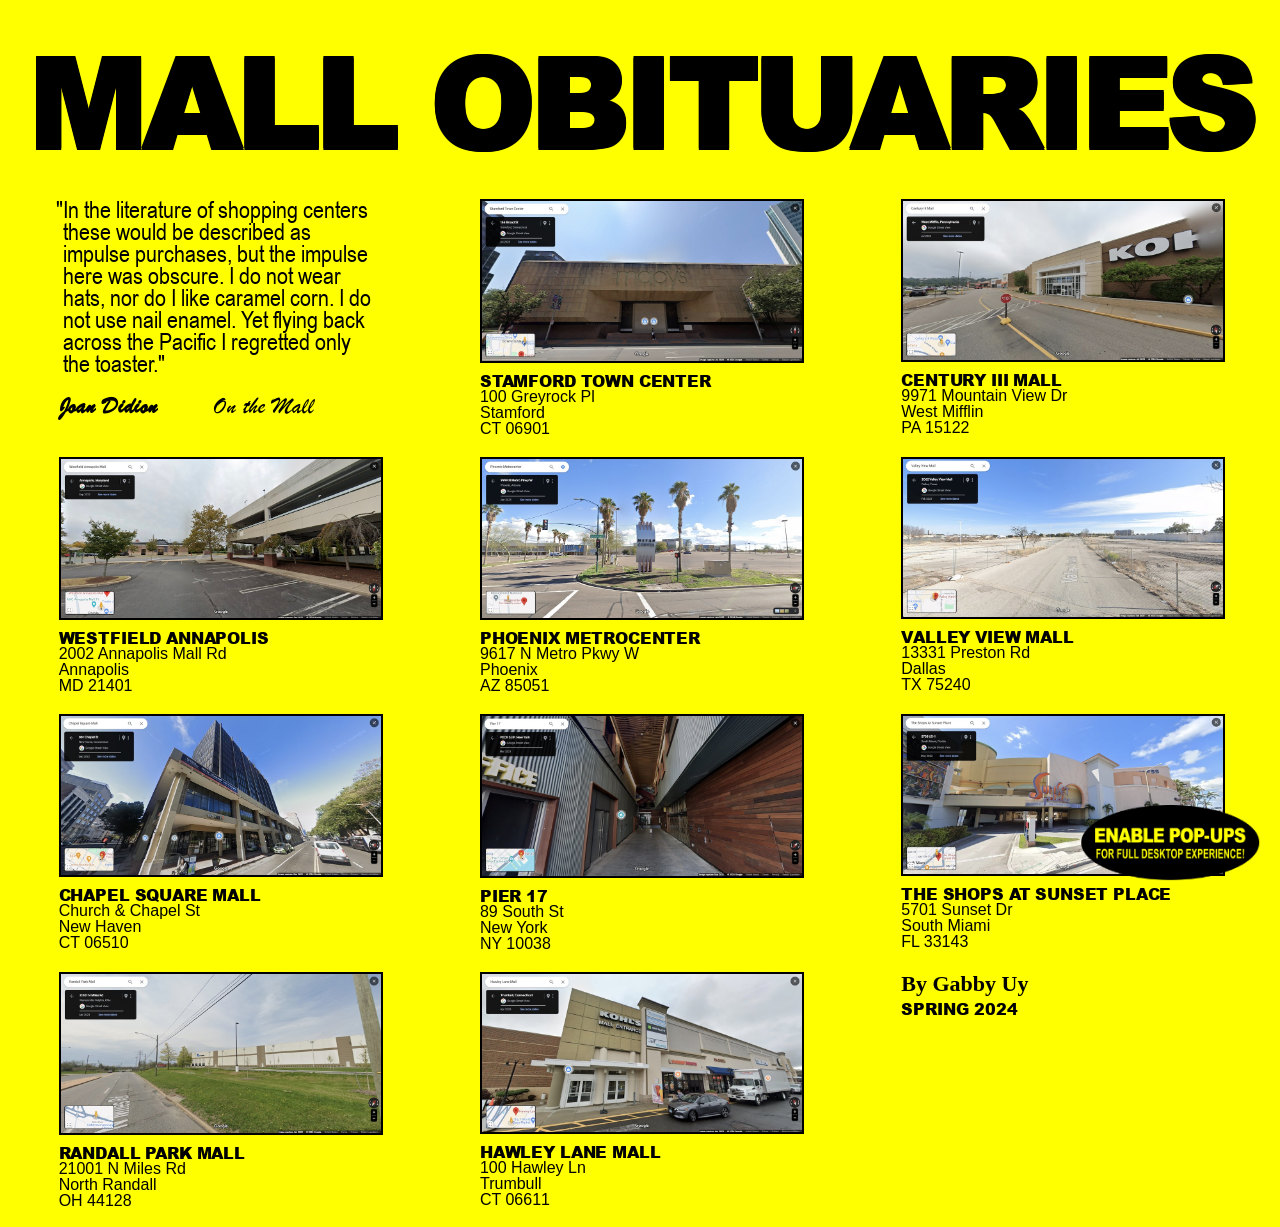
<file: index.html>
<!DOCTYPE html>
<html lang="en">

<head>
    <meta charset="UTF-8">
    <meta name="viewport" content="width=device-width, initial-scale=1.0">
    <meta http-equiv="X-UA-Compatible" content="ie=edge">
    <title>Mall Obituaries</title>
    <link rel="icon" type="image/png" href="favicon.png"/>
    <style>

@font-face {
  font-family: 'Arial Black';
  src: url('ArialBlack.ttf') format('truetype'), /* Modern Browsers */
  font-weight: normal; /* Adjust as necessary */
  font-style: normal;  /* Adjust as necessary */
}

@font-face {
  font-family: 'Arial Narrow';
  src: url('ArialNarrow.ttf') format('truetype'), /* Modern Browsers */
  font-weight: normal; /* Adjust as necessary */
  font-style: normal;  /* Adjust as necessary */
}

@font-face {
  font-family: 'Arial Narrow Bold';
  src: url('ArialNarrowBold.ttf') format('truetype'), /* Modern Browsers */
  font-weight: normal; /* Adjust as necessary */
  font-style: normal;  /* Adjust as necessary */
}

@font-face {
  font-family: 'Brush Script';
  src: url('BrushScript.ttf') format('truetype'), /* Modern Browsers */
  font-weight: normal; /* Adjust as necessary */
}

    /* BLINKING */
    @keyframes blink {
    0% { opacity: 0; }
    50% { opacity: 1; }
    100% { opacity: 0; }
  }
        img {
            max-width: 100%;
            cursor: pointer;
        }

        img:hover {
        }

        div {
            display:inline-block;
        }

::selection{
    background-color: black;
    color:yellow;
}
a{
    color:inherit;
    text-decoration: none;
}

a:hover{
    animation: blink 0.1s infinite;
}
.header{
}
     h1{
        font-family:"Arial Black";
        text-transform: uppercase;
        font-size:9.2vw;
        letter-spacing: -.05em;
        font-weight: bolder;
        text-align: center;
        margin: 0px;
        text-shadow: 
        -.1vw -.1vw 0 black,
        .1vw -.1vw 0 black,
        -.1vw .1vw 0 black,
        .1vw .1vw 0 black;
     }

.allmalls{
    display:flex;
    flex-direction: row;
    justify-content: space-between;
    flex-wrap: wrap
}
 .mallcontainer{
        display:inline-block;
        /*width: 320px;*/
        padding:10px;
        margin: 0 auto; /* This centers the div horizontally */
    }
         .mallimg{
            display: block;
            border: 2px solid black;
            
            }  

         .mallname{
            padding-top:10px;
            display: block;
            font-family:"Arial Black";
            text-transform: uppercase;
            letter-spacing: -.01em;
            font-size: 16px;
            line-height: 16px;
            }  

         .malladdress{
            display: block;
            font-family:"Arial";
            font-size: 16px;
            line-height: 16px;
            } 

.quote{
    font-family:"Arial Narrow";
    font-size: 24px;
    line-height: 22px;
    text-indent: -7px; /* Adjust this value as needed */
    margin-left:4px;
    text-align: justify-all;
}

.quotecredit{
    font-family: "Brush Script";
    font-weight: normal;
    padding-top:20px;
    font-size: 24px;
    line-height: 22px;
    text-align: justify-all;
}

.colophon{
    font-family: "Arial Black";
    text-transform: uppercase;
    font-size: 16px;
    line-height: 24px;

}

.stickercontainer {
        width: 200px;
        height: 75px;
        perspective: 1000px; /* Set the perspective */
        position:fixed;
        bottom:20px;
        right:10px;
        z-index:5;
    }

 .sticker {
        width: 100%;
        height: 100%;
        animation: rotate 5s linear infinite; /* Rotate animation */
        transform-style: preserve-3d; /* Preserve 3D transformation */
    }

@keyframes rotate {
        from {
            transform: rotateY(0deg);
        }
        to {
            transform: rotateY(360deg);
        }
    }

@media screen and (min-width: 768px) {
.allmalls{
    justify-content: space-between;
    flex-wrap: wrap
}
.mallcontainer{
        display:inline-block;
        width: 320px;
        padding:10px;
        margin: 0 auto; /* This centers the div horizontally */
}
  h1{
    font-size:9vw;
  }
}


@media screen and (min-width: 1024px) {
.allmalls{
    justify-content: space-between;
    flex-wrap: wrap
}
.mallcontainer{
        display:inline-block;
        width: 320px;
        padding:10px;
        margin: 0 auto; /* This centers the div horizontally */
  }
  h1{
    font-size:10vw;
  }
  .bodycontainer {
    flex-direction: column; /* Change to a single column layout */
  }

}

@media screen and (max-width: 768px) {
        .stickercontainer {
            display: none; /* Hide the container */
        }
        h1{
    font-size:9vw;
  }
}

@media screen and (max-width: 1024px) {
        .stickercontainer {
            display: none; /* Hide the container */
        }
}
    </style>

</head>

<body style="background-color:yellow">

<!-- HEADER -->
<h1> Mall Obituaries</h1>

<!-- NAVIGATION -->



<div class="allmalls">

<!-- JOAN DIDION -->
<div class="mallcontainer">
    <div class="quote">"In the literature of shopping centers these would be described as impulse purchases, but the impulse here was obscure. I do not wear hats, nor do I like caramel corn. I do not use nail enamel. Yet flying back across the Pacific I regretted only the toaster."</div>
    <div class="quotecredit"> <span style="font-weight:bold">Joan Didion </span> &nbsp;&nbsp;&nbsp;&nbsp;&nbsp;&nbsp;&nbsp;On the Mall</div>
</div>

<!-- STAMFORD TOWN CENTER -->
<div class="mallcontainer">
<a href="stamfordtowncenter/stamfordtowncenter.html">
    <img class = "mallimg" src="Stamford_Town_Center.jpeg">

    <div class = "mallname"> 
        Stamford Town Center
    </div>

    <div class = "malladdress">
        100 Greyrock Pl <br>
        Stamford <br>
        CT 06901
    </div>
</a>
</div>

<!-- CENTURY III MALL -->
<div class="mallcontainer">
    <a href="centuryiii/centuryiii.html">
    <img class = "mallimg" src="Century_III.jpeg">
    <div class = "mallname"> 
        Century III Mall 
    </div>
    <div class = "malladdress">
        9971 Mountain View Dr <br>
        West Mifflin <br>
        PA 15122
    </div>
    </a>
</div>


<!-- WESTFIELD ANNAPOLIS -->
<div class="mallcontainer">
<a href="westfieldannapolis/westfieldannapolis.html">
    <img class = "mallimg" src="Westfield_Annapolis.jpeg">

    <div class = "mallname"> 
        Westfield Annapolis
    </div>

    <div class = "malladdress">
        2002 Annapolis Mall Rd <br>
        Annapolis <br>
        MD 21401
    </div>
</a>
</div>

<!-- PHOENIX METROCENTER -->
<div class="mallcontainer">
<a href="phoenixmetrocenter/phoenixmetrocenter.html">
    <img class = "mallimg" src="Phoenix_Metrocenter.jpeg">

    <div class = "mallname"> 
        Phoenix Metrocenter
    </div>

    <div class = "malladdress">
        9617 N Metro Pkwy W<br>
        Phoenix <br>
        AZ 85051
    </div>
</a>
</div>

<!-- VALLEY VIEW -->
<div class="mallcontainer">
<a href="valleyview/valleyview.html">
    <img class = "mallimg" src="Valley_View.jpeg">

    <div class = "mallname"> 
        Valley View Mall
    </div>

    <div class = "malladdress">
        13331 Preston Rd <br>
        Dallas <br>
        TX 75240
    </div>
</a>
</div>

<!-- CHAPEL SQUARE MALL -->
<div class="mallcontainer">
<a href="chapelsquare/chapelsquare.html">
    <img class = "mallimg" src="Chapel_Square_Mall.jpeg">

    <div class = "mallname"> 
        Chapel Square Mall
    </div>

    <div class = "malladdress">
        Church & Chapel St <br>
        New Haven <br>
        CT 06510
    </div>
</a>
</div>

<!-- PIER 17 -->
<div class="mallcontainer">
<a href="pier17/pier17.html">
    <img class = "mallimg" src="Pier_17.jpeg">

    <div class = "mallname"> 
        Pier 17
    </div>

    <div class = "malladdress">
        89 South St <br>
        New York <br>
        NY 10038
    </div>
</a>
</div>

<!-- SUNSET PLACE -->
<div class="mallcontainer">
<a href="sunsetplace/sunsetplace.html">    
    <img class = "mallimg" src="Sunset_Place.jpeg">

    <div class = "mallname"> 
        The Shops at Sunset Place
    </div>

    <div class = "malladdress">
        5701 Sunset Dr<br>
        South Miami<br>
        FL 33143
    </div>
</a>
</div>

<!-- RANDALL PARK MALL -->
<div class="mallcontainer">
<a href="randallpark/randallpark.html">
    <img class = "mallimg" src="Randall_Park.jpeg">

    <div class = "mallname"> 
        Randall Park Mall
    </div>

    <div class = "malladdress">
        21001 N Miles Rd <br>
        North Randall <br>
        OH 44128
    </div>
</a>
</div>

<!-- HAWLEY LANE MALL -->
<div class="mallcontainer">
<a href="hawleylane/hawleylane.html">
    <img class = "mallimg" src="Hawley_Lane.jpeg">

    <div class = "mallname"> 
        Hawley Lane Mall 
    </div>

    <div class = "malladdress">
        100 Hawley Ln <br>
        Trumbull <br>
        CT 06611
    </div>
</a>
</div>

<!--COLOPHON-->

<div class="mallcontainer">
    <div class="colophon">
     <span style="font-family:'Snell Roundhand';font-weight:bold; font-size:22px;text-transform: none;"><a href="https://gabrielleuy.com/">By Gabby Uy </a></span><br>
     Spring 2024   
    </div>
    <div class="stickercontainer">
    <img class="sticker" src="enable_popups.png" alt="Enable Popups">
</div>
    </div>
</div>

</div>

</body>

</html>
</file>
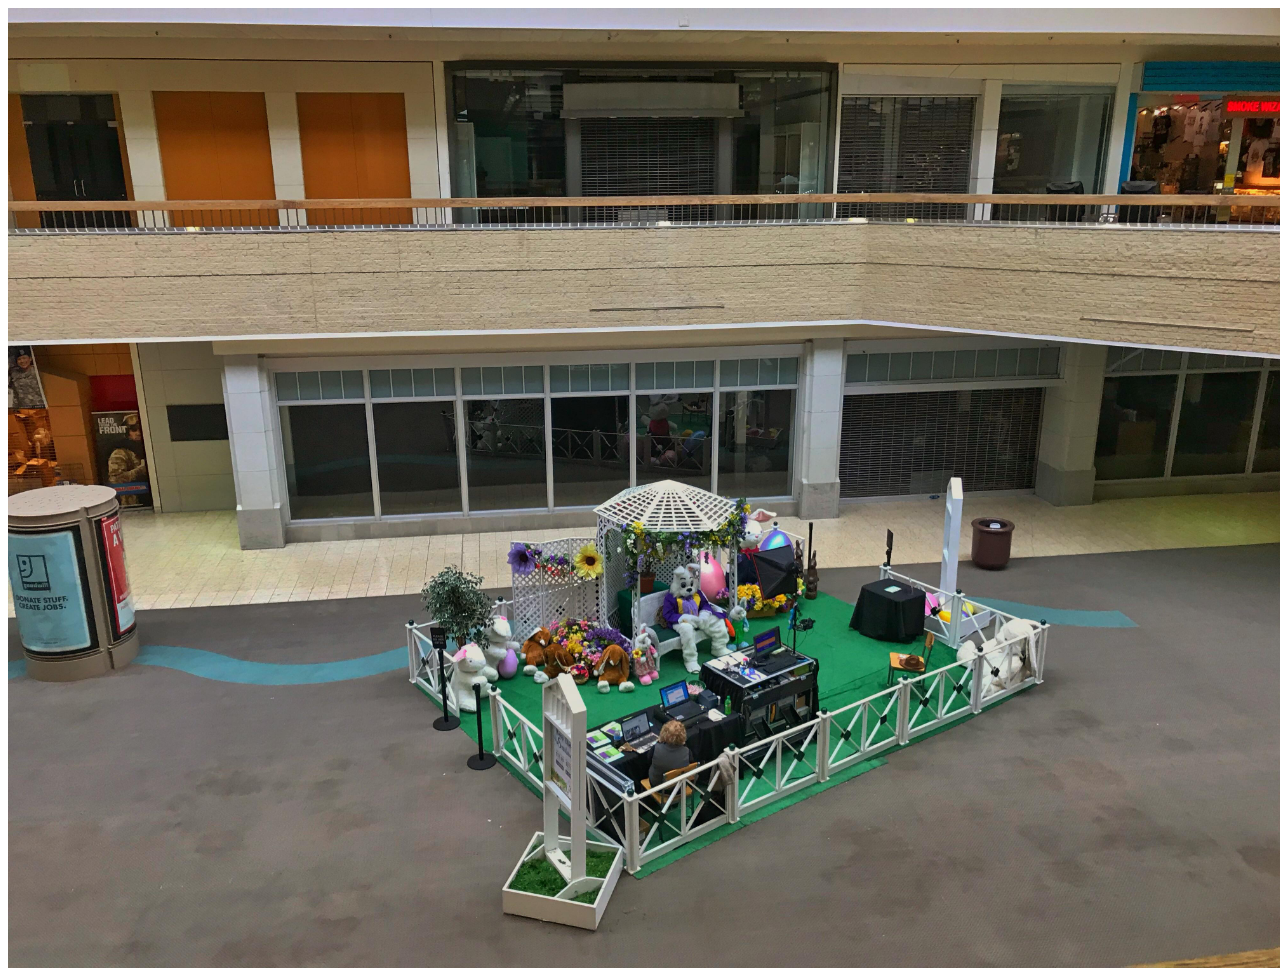
<file: centuryiii/easterbunny.html>
<!DOCTYPE html>
<html>
<head>
  <title>Lonely Easter Bunny in a Dead Mall</title>
  <style>
    img{
      width: 100vw;
      height: auto;
      display: block;
      margin: 0 auto;
    }
  </style>
</head>
<img src="easterbunny.jpg" alt = "Image of a Lonely Easter Bunny in a Dead Mall">

<body>
</file>
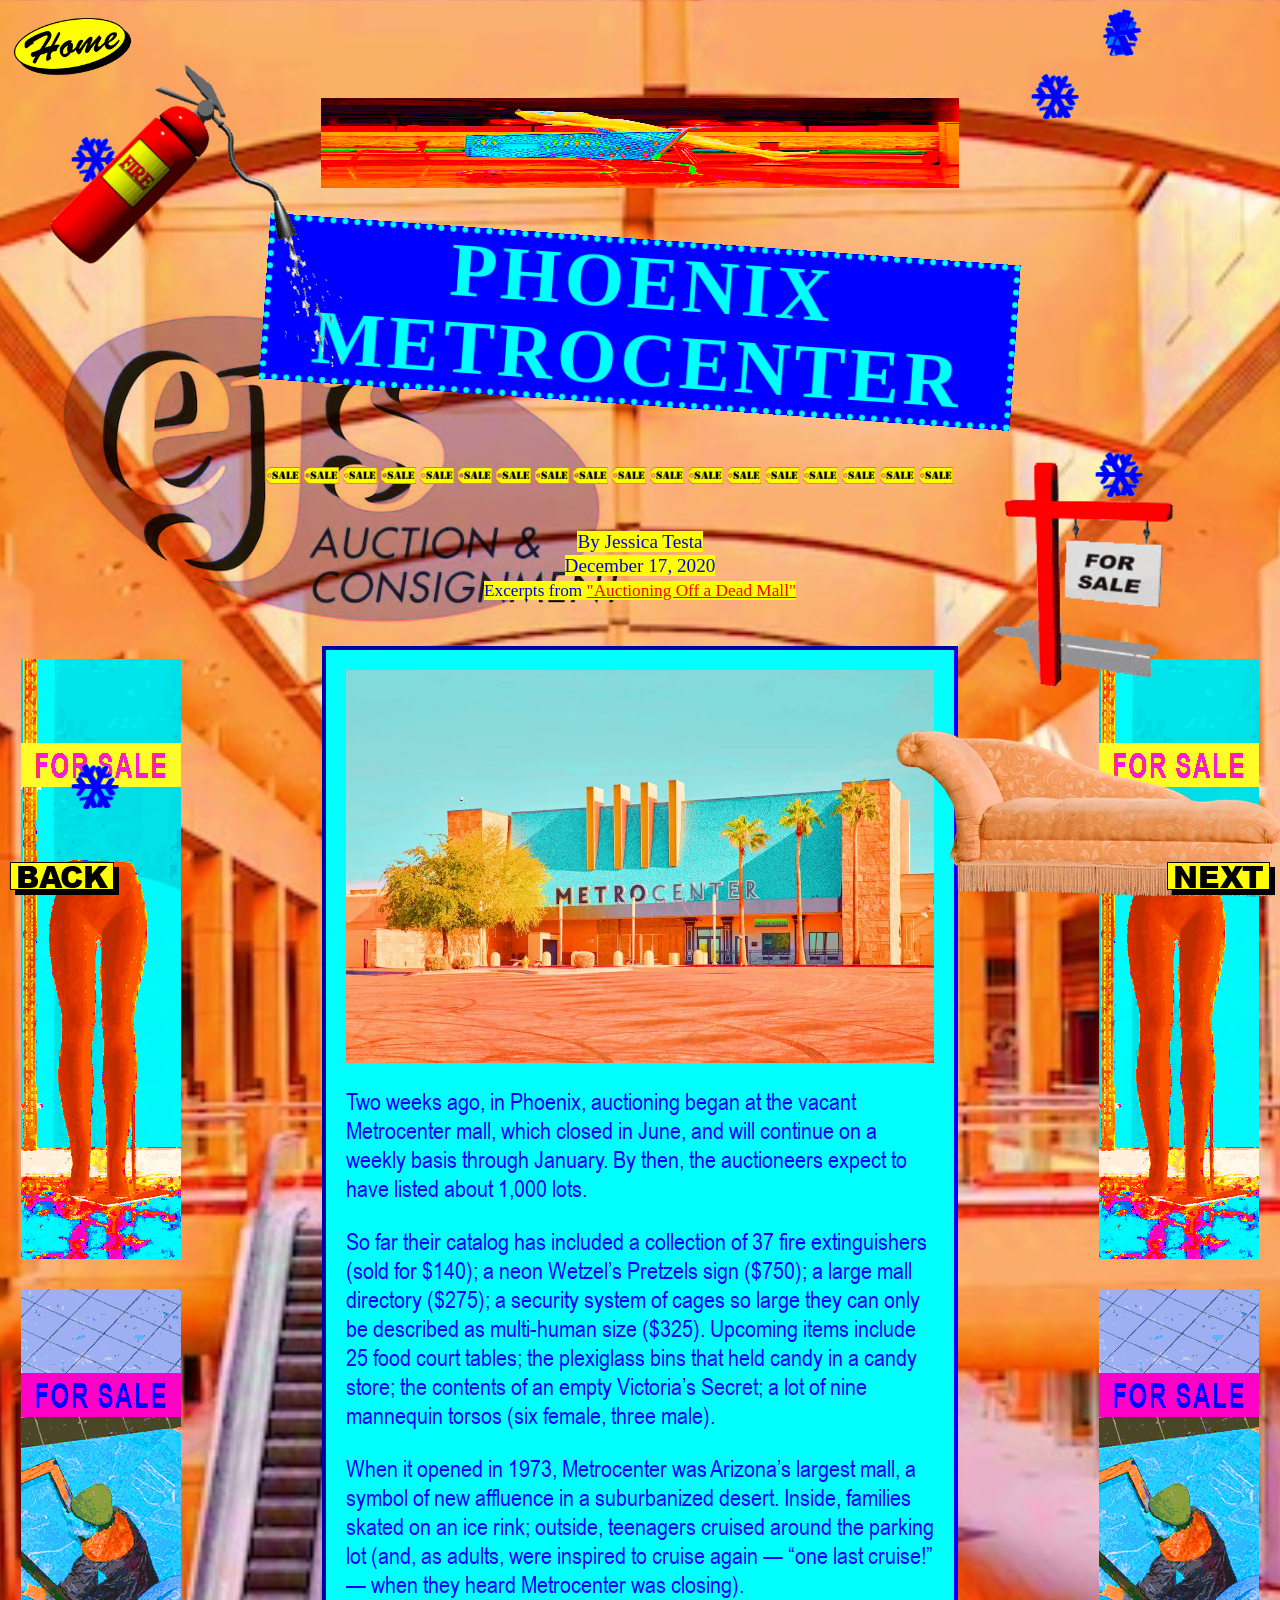
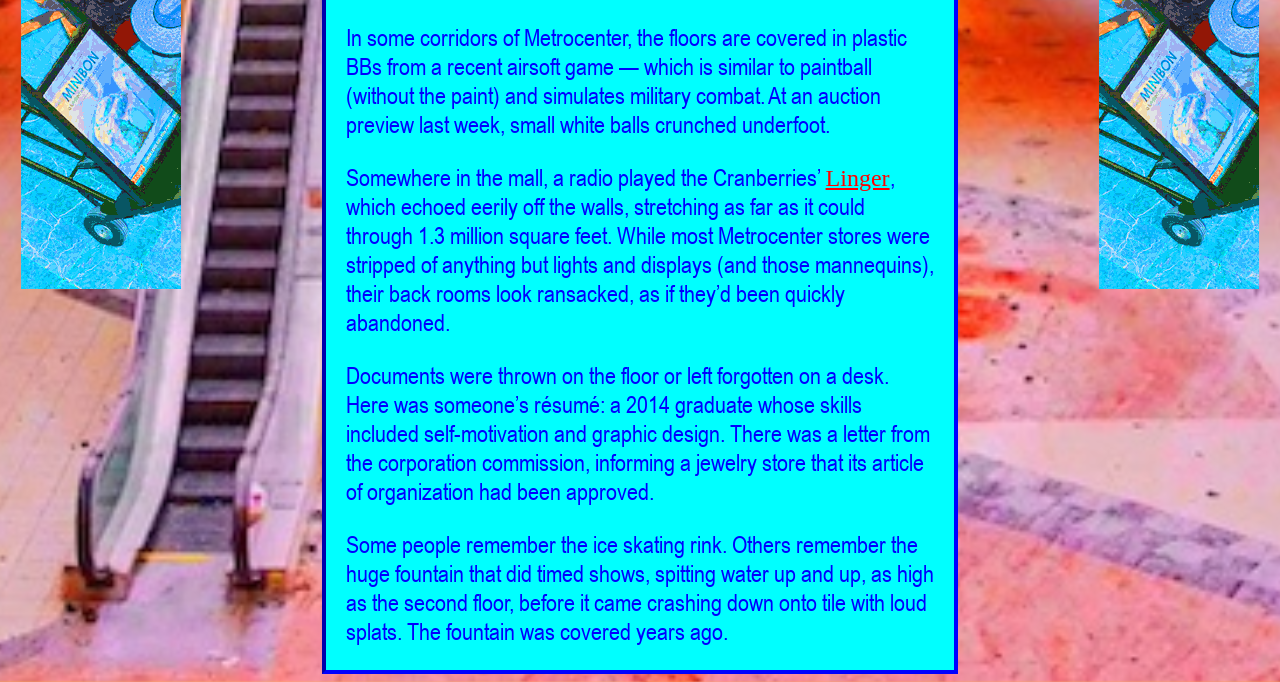
<file: phoenixmetrocenter/phoenixmetrocenter.html>
<!DOCTYPE html>
<html>
<head>
    <meta charset="UTF-8">
    <meta name="viewport" content="width=device-width, initial-scale=1.0">
    <meta http-equiv="X-UA-Compatible" content="ie=edge">
  <title>Phoenix MetroCenter</title>
    <link rel="stylesheet" href="MallPage.css">
    <link rel="icon" type="image/png" href="../favicon.png"/>
    <style>
      body{
        background-image:url('PhoenixInteriorEdited.jpeg');
        background-size: cover;
        background-position: center;
      }

    </style>

<!-- POPUPS-->
  <script>
    window.open("Linger.html", "_blank", "location=no, width=250px, height=250px, top=200px, left=1100px, scrollbars=no")

      //open on click
    function openInNewWindow(url) {
        const randomTop = Math.floor(Math.random() * window.innerHeight);
        const randomLeft = Math.floor(Math.random() * window.innerWidth);
        window.open(url, "_blank", `width=300,height=300,top=${randomTop},left=${randomLeft}`);
    }

 //audio
        window.onload = function() {
            var audio = document.getElementById('audio');
            audio.play();
            }

  </script>

</head>
<body> 

 <!--NAVIGATION-->
    <div>
      <a href="../index.html"> <img src="../Home.png" class="homebutton"> </a>
    </div>

    <div class="backbutton">
      <a href="../westfieldannapolis/westfieldannapolis.html"
            style="
            text-decoration: none;
            color:inherit;
            font-size:30px;
            letter-spacing: -.01em;
            font-family: 'Arial Black'
            ">      
      Back
      </a>
    </div>

    <div class="nextbutton">
      <a href="../valleyview/valleyview.html"
            style="
            text-decoration: none;
            color:inherit;
            font-size:30px;
            letter-spacing: -.01em;
            font-family: 'Arial Black'
            ">
      Next
      </a>
    </div>
    
<!-- BANNER AD -->
<div class="bannerad">
<img src="PhoenixMannequinEdited.jpeg" class="bannerad">
</div>

<!-- HEADER -->
<h1>Phoenix MetroCenter</h1>

<div style="
    margin-left:20vw; 
    margin-right:20vw;
    margin-top:-3vh + 5px;
    align-content: center;
    padding-top:10px;
    display: flex;
    flex-wrap: nowrap;
    overflow: hidden;">
        <img src="gifs/sale.gif" style="
            display: inline;
            width:3vw;">
        <img src="gifs/sale.gif" style="
            display: inline;
            width:3vw;">
        <img src="gifs/sale.gif" style="
            display: inline;
            width:3vw;">
        <img src="gifs/sale.gif" style="
            display: inline;
            width:3vw;">
        <img src="gifs/sale.gif" style="
            display: inline;
            width:3vw;">
        <img src="gifs/sale.gif" style="
            display: inline;
            width:3vw;">
        <img src="gifs/sale.gif" style="
            display: inline;
            width:3vw;">
        <img src="gifs/sale.gif" style="
            display: inline;
            width:3vw;">
        <img src="gifs/sale.gif" style="
            display: inline;
            width:3vw;">
        <img src="gifs/sale.gif" style="
            display: inline;
            width:3vw;">
        <img src="gifs/sale.gif" style="
            display: inline;
            width:3vw;">
        <img src="gifs/sale.gif" style="
            display: inline;
            width:3vw;">
        <img src="gifs/sale.gif" style="
            display: inline;
            width:3vw;">
        <img src="gifs/sale.gif" style="
            display: inline;
            width:3vw;">
        <img src="gifs/sale.gif" style="
            display: inline;
            width:3vw;">
        <img src="gifs/sale.gif" style="
            display: inline;
            width:3vw;">
        <img src="gifs/sale.gif" style="
            display: inline;
            width:3vw;">
        <img src="gifs/sale.gif" style="
            display: inline;
            width:3vw;">
</div>

<!-- CREDITS -->
<div class="credits" style="margin-top:5vh">
    <span id="author"> By Jessica Testa</span>
    <br>
    <span id="date">December 17, 2020</span>
    <br>
    <span id="source">Excerpts from <a href = "https://www.nytimes.com/2020/12/17/style/auctioning-off-a-dead-mall.html/" target="_blank"> "Auctioning Off a Dead Mall" </a> </span>
</div>

<!-- BACKGROUND IMAGES -->


<!-- ICE -->
<img src="gifs/iceblue.gif" style="width:5%; height:auto; position:fixed; top:1%;right:10vw; filter:saturate(1000%);" class ="gif">
<img src="gifs/iceblue.gif" style="width:5%; height:auto; position:fixed; top:8%;right:15vw; filter:saturate(1000%);" class ="gif">
<img src="gifs/iceblue.gif" style="width:5%; height:auto; position: fixed; top:15%;left: 5vw; filter:saturate(1000%);" class ="gif">
<img src="gifs/iceblue.gif" style=" width:5%; height:auto; position: fixed; top: 50%; right:10vw; filter:saturate(1000%);" class ="gif">
<img src="gifs/iceblue.gif" style="width:5%; height:auto; position: fixed; bottom:10%;left:5vw; filter:saturate(1000%);" class ="gif">

 <!-- EXTINGUISHER -->
<img src="extinguishertransparent.gif" style="width:calc(20vw + 100px); height:auto; position:fixed; top:75px; left:50px; transform:rotate(45deg); z-index: 1;" class ="gif">

 <!-- EJ -->
<img src="images/ejsauction_cover.jpg" style="width:700px; height:auto; position:fixed; top:300px; left:0px; mix-blend-mode: multiply; filter: saturate(500%) hue-rotate(90deg); z-index: -1;" class ="gif">

 <!-- FOR SALE -->
<img src="gifs/ForSaleSign.gif" style="width:20vw; height:auto; position:fixed; top:50%;right:5vw;filter:saturate(200%);z-index: 1;" class ="gif">

<!-- BODY -->
<div class= "bodycontainer">
<div class="skyscraperads">
    <div class="skyscraperad"> <img src="ads/ForSaleMannequin.gif"> </div>
    <div class="skyscraperad"> <img src="ads/ForSaleCart_3.gif"> </div>
</div> 

<div class="bodytext">
   <img src="PhoenixExteriorEdited.jpeg" style="display:block; width: 100%; padding-top:20px; align:center; filter:saturate(100%);">

    <p>
    Two weeks ago, in Phoenix, auctioning began at the vacant Metrocenter mall, which closed in June, and will continue on a weekly basis through January. By then, the auctioneers expect to have listed about 1,000 lots.
    </p><p>
    So far their catalog has included a collection of 37 fire extinguishers (sold for $140); a neon Wetzel’s Pretzels sign ($750); a large mall directory ($275); a security system of cages so large they can only be described as multi-human size ($325). Upcoming items include 25 food court tables; the plexiglass bins that held candy in a candy store; the contents of an empty Victoria’s Secret; a lot of nine mannequin torsos (six female, three male).
    </p><p>
    When it opened in 1973, Metrocenter was Arizona’s largest mall, a symbol of new affluence in a suburbanized desert. Inside, families skated on an ice rink; outside, teenagers cruised around the parking lot (and, as adults, were inspired to cruise again — “one last cruise!” — when they heard Metrocenter was closing).
    </p><p>
    In some corridors of Metrocenter, the floors are covered in plastic BBs from a recent airsoft game — which is similar to paintball (without the paint) and simulates military combat. At an auction preview last week, small white balls crunched underfoot.
    </p>
    <p>
    Somewhere in the mall, a radio played the Cranberries’ <a style="font-family:'Apple Chancery'" href="Linger.mp3" target="_blank" onmouseover="playAudio()" href="javascript:void(0);" onmouseover="openInNewWindow('Linger.html');"> Linger</a>, which echoed eerily off the walls, stretching as far as it could through 1.3 million square feet. While most Metrocenter stores were stripped of anything but lights and displays (and those mannequins), their back rooms look ransacked, as if they’d been quickly abandoned.
    </p>
    <p>
    Documents were thrown on the floor or left forgotten on a desk. Here was someone’s résumé: a 2014 graduate whose skills included self-motivation and graphic design. There was a letter from the corporation commission, informing a jewelry store that its article of organization had been approved.
    </p><p>
    Some people remember the ice skating rink. Others remember the huge fountain that did timed shows, spitting water up and up, as high as the second floor, before it came crashing down onto tile with loud splats. The fountain was covered years ago.
  </p>

</div>
<div class="skyscraperads">
    <div class="skyscraperad"> <img src="ads/ForSaleMannequin.gif"> </div>
    <div class="skyscraperad"> <img src="ads/ForSaleCart_3.gif"> </div>

</div>
       <!-- COUCH -->
      <img src="PhoenixCouch.png" style="
        display:inline;
        position:fixed;
        bottom: 0vw;
        right:0vw;
        width:30vw; 
        height:auto; 
        filter:saturate(200%);
        z-index: 0;
        ">
</div>

</body>
</file>
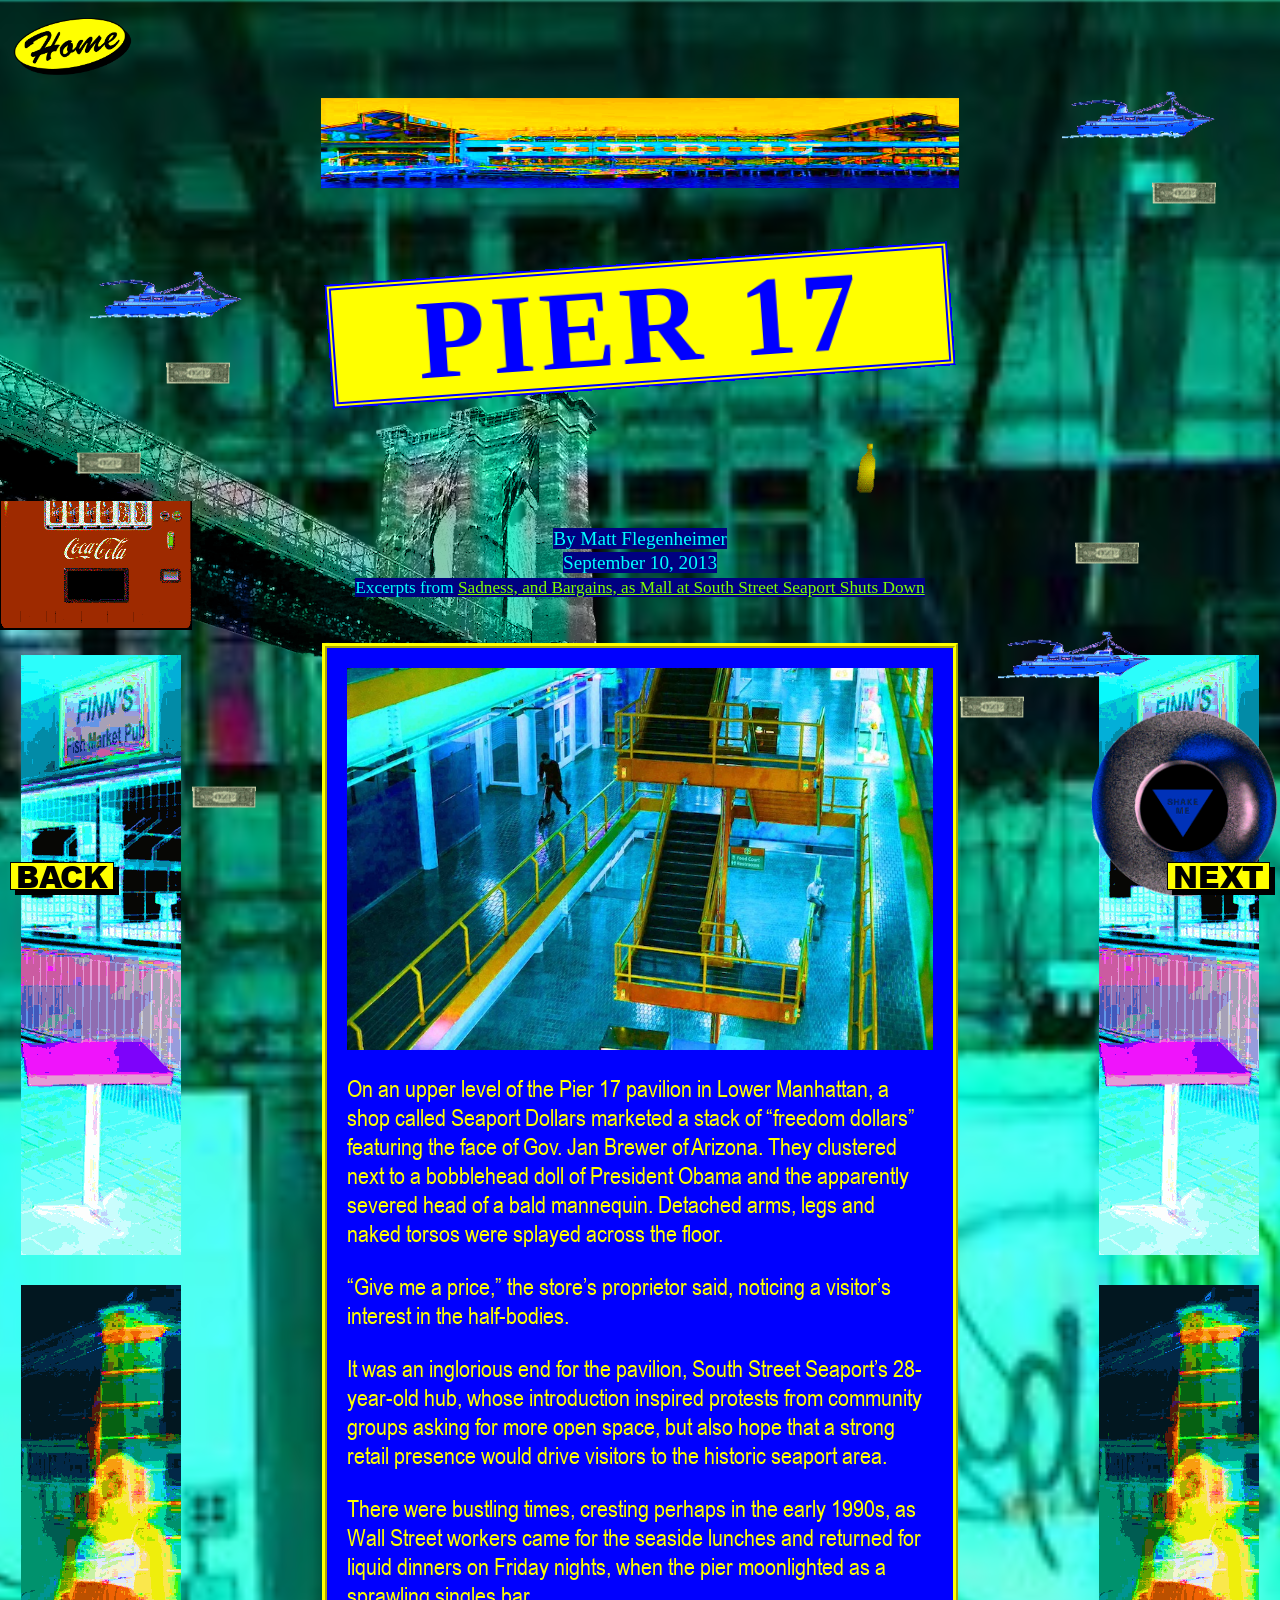
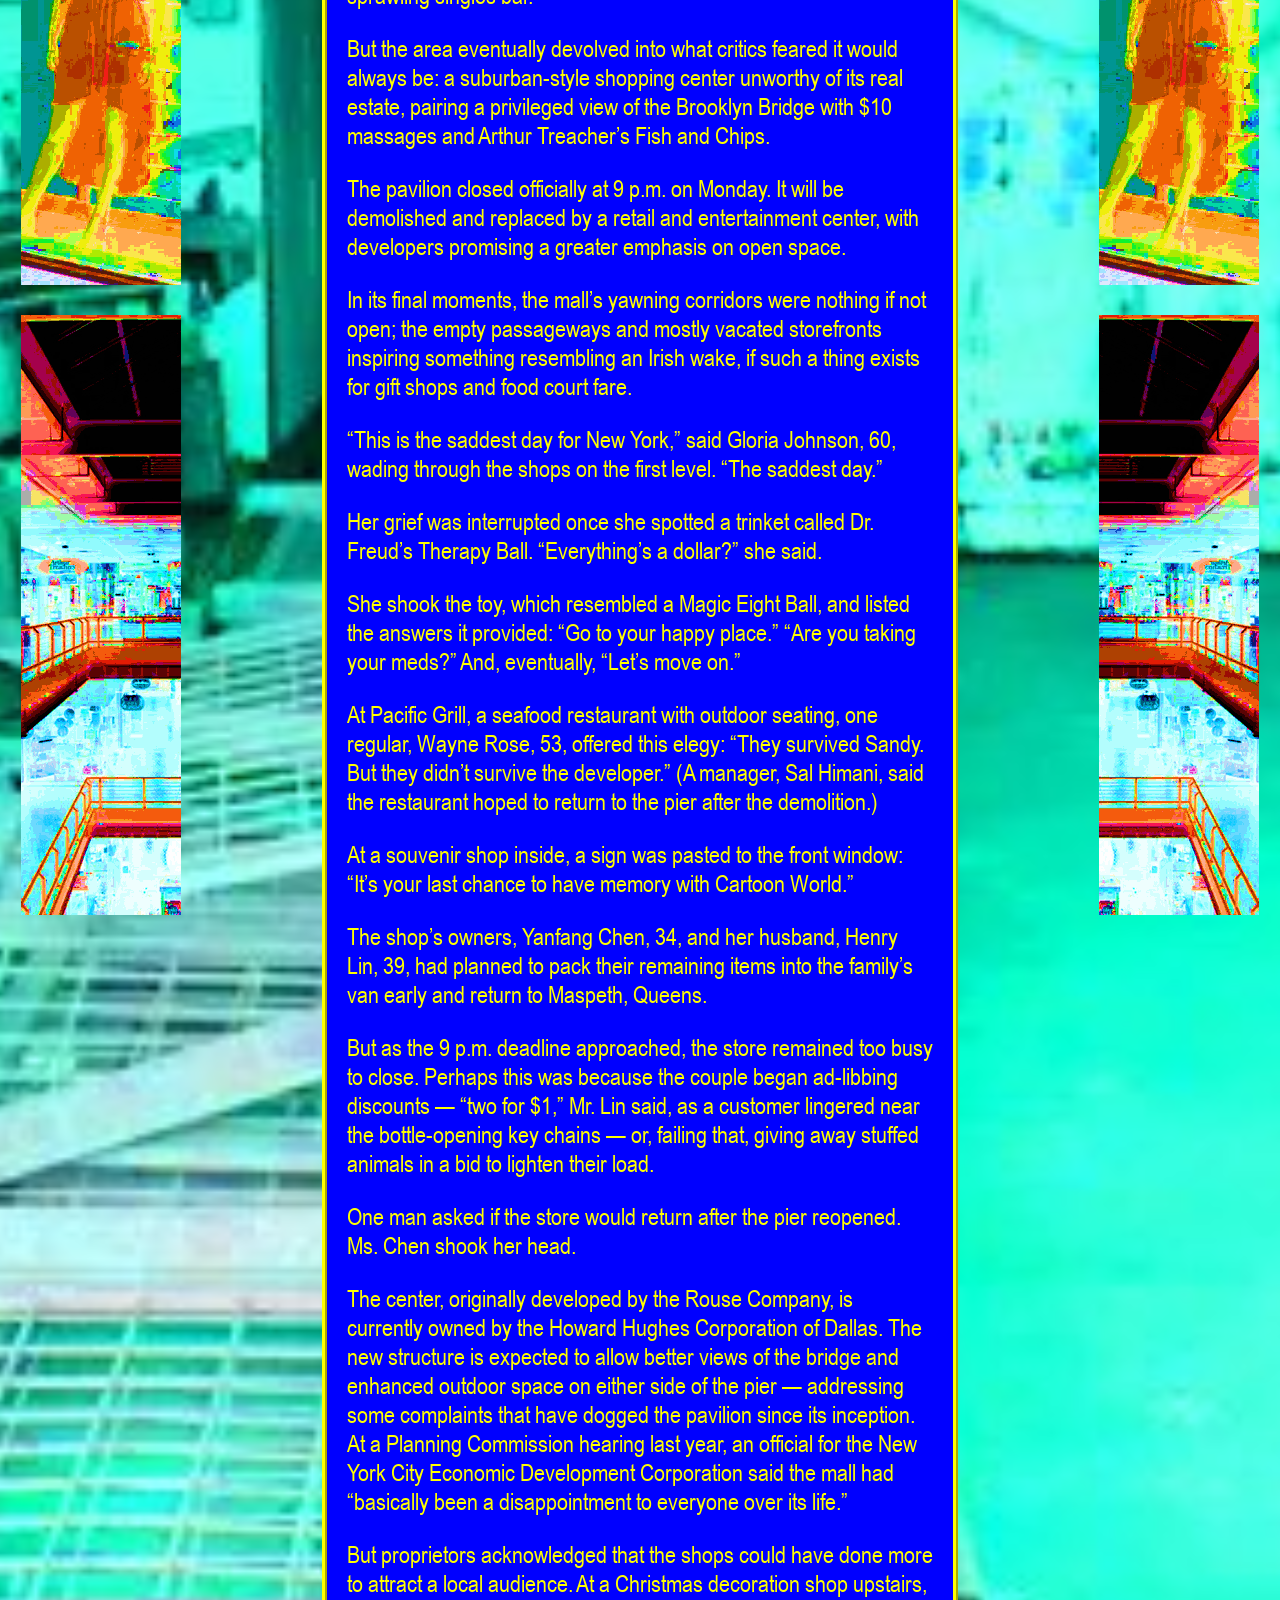
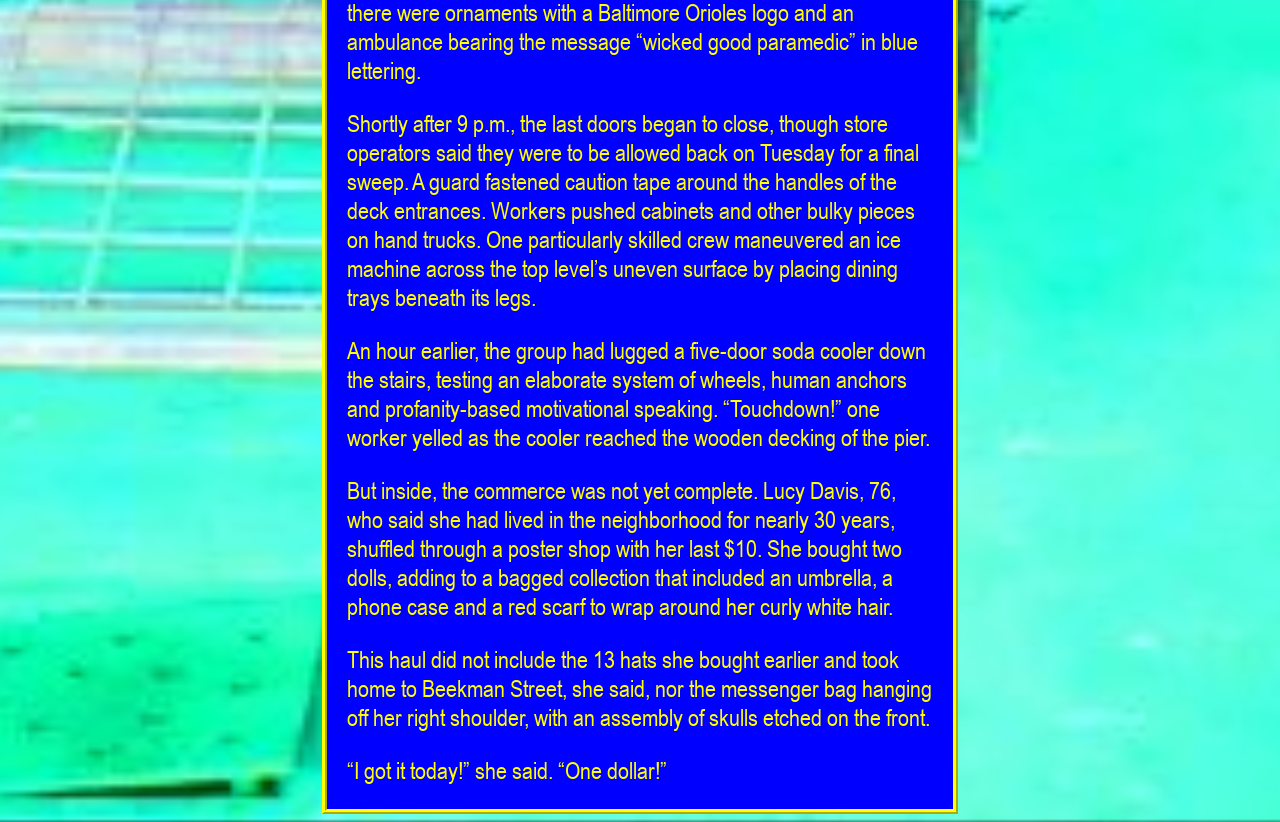
<file: pier17/pier17.html>
<!DOCTYPE html>
<html>
<head>
    <meta charset="UTF-8">
    <meta name="viewport" content="width=device-width, initial-scale=1.0">
    <meta http-equiv="X-UA-Compatible" content="ie=edge">
  <title>Pier 17</title>
    <link rel="stylesheet" href="MallPage.css">
    <link rel="icon" type="image/png" href="../favicon.png"/>
    <style>
      body{
        background-image:url('images/Seaport_7_edited.jpeg');
        background-size: cover;
        background-position: center;
      }

    </style>

<!-- POPUPS
  <script>
    window.open("easterbunny.html", "_blank", "location=no, width=400px, height=300px, top=300px,scrollbars=no")
    window.open("https://www.facebook.com/profile.php?id=100072410900430","_blank", "location=no, width=300px, height=400px, top=100px,left=1200px, scrollbars=no")
  </script> -->

</head>
<body> 

    <!--NAVIGATION-->
    <div>
      <a href="../index.html"> <img src="../Home.png" class="homebutton"> </a>
    </div>

    <div class="backbutton">
      <a href="../chapelsquare/chapelsquare.html"
            style="
            text-decoration: none;
            color:inherit;
            font-size:30px;
            letter-spacing: -.01em;
            font-family: 'Arial Black'
            ">      
      Back
      </a>
    </div>

    <div class="nextbutton">
      <a href="../sunsetplace/sunsetplace.html"
            style="
            text-decoration: none;
            color:inherit;
            font-size:30px;
            letter-spacing: -.01em;
            font-family: 'Arial Black'
            ">
      Next
      </a>
    </div>
    
<!-- BANNER AD -->
<div class="bannerad">
<img src="ads/Pier17_Banner.jpg" class="bannerad">
</div>

<!-- HEADER -->
<h1>Pier 17</h1>

<div style="margin-left:30vw; margin-right:30vw; margin-top: -20px; margin-bottom:-20px;">
<img src="gifs/shipinabottle.gif" style="
    display: flex;
    width: 100%;
    align-items: center;">
</div>


<!-- CREDITS -->
<div class="credits" style="margin-top:5vh">
    <span id="author"> By Matt Flegenheimer </span>
    <br>
    <span id="date">September 10, 2013</span>
    <br>
    <span id="source">Excerpts from <a href = "https://www.nytimes.com/2013/09/11/nyregion/grief-and-bargains-as-south-street-seaport-shopping-center-closes.html"> Sadness, and Bargains, as Mall at South Street Seaport Shuts Down </a> </span>
</div>

<!-- BACKGROUND IMAGES -->

 <!-- MAGIC 8 AND VENDING MACHINE -->
<img src="gifs/Magic8.gif" style="width:15%; height:auto; position:fixed; bottom:0%;right:0%;filter:saturate(1000%) hue-rotate(-45deg);" class ="gif"> 
<img src="gifs/VendoMachine.gif" style="width:15%; height:auto; position:fixed; bottom:30%;left:0%;filter:saturate(1000%) hue-rotate(45deg);" class ="gif"> 

<!-- SHIPS -->
<img src="gifs/ship.gif" style="width:12%; height:auto; position:fixed; top:10%;right:5vw; filter:saturate(200%);" class ="gif">
<img src="gifs/ship.gif" style="width:12%; height:auto; position:fixed; top:30%;left:7vw; filter:saturate(200%);" class ="gif">
<img src="gifs/ship.gif" style="width:12%; height:auto; position:fixed; top:70%;right:10vw; filter:saturate(200%);" class ="gif">



 <!-- DOLLAR BILLS -->
<img src="gifs/dollar.gif" style="width:5%; height:auto; position:fixed; top:60%;right:11vw;" class ="gif">
<img src="gifs/dollar.gif" style="width:5%; height:auto; position:fixed; top:40%;left:13vw;" class ="gif">
<img src="gifs/dollar.gif" style=" width:5%; height:auto; position: fixed; top: 50%; left:6vw" class ="gif">
<img src="gifs/dollar.gif" style="width:5%; height:auto; position: fixed; top:20%;right: 5vw;" class ="gif"> 
<img src="gifs/dollar.gif" style="width:5%; height:auto; position: fixed; bottom:20%;right:20vw;" class ="gif"> 
<img src="gifs/dollar.gif" style="width:5%; height:auto; position: fixed; bottom:10%;left:15vw;" class ="gif"> 

 <!-- DOLLARS 2 
<img src="gifs/dollar2.gif" style="width:3%; height:auto; position:fixed; bottom:60%;left:11vw;" class ="gif">
<img src="gifs/dollar2.gif" style="width:3%; height:auto; position:fixed; bottom:40%;right:13vw;" class ="gif">
<img src="gifs/dollar2.gif" style=" width:3%; height:auto; position: fixed; bottom: 50%; right:6vw" class ="gif">
<img src="gifs/dollar2.gif" style="width:3%; height:auto; position: fixed; bottom:20%;left: 5vw;" class ="gif"> 
<img src="gifs/dollar2.gif" style="width:3%; height:auto; position: fixed; top:20%;left:20vw;" class ="gif"> -->

<!-- BRIDGE -->
<img src="images/Brooklyn_Bridge_Transparent.png" style="width:900px; height:auto; position:fixed; bottom:0vw; left:0vw; filter: saturate(1000%); mix-blend-mode:luminosity; z-index: -1;" class ="gif">

<!-- BODY -->
<div class= "bodycontainer">
<div class="skyscraperads">
    <div class="skyscraperad"> <img src="ads/Pier17Fish.gif"> </div>
    <div class="skyscraperad"> <img src="ads/Pier17Mannequin_3.gif"> </div>
    <div class="skyscraperad"> <img src="ads/Pier17Skylight.gif"> </div>    
</div> 

<div class="bodytext">

  <!-- -->
   <img src="images/Seaport_1_edited.jpg" style="display:block; width: 100%; padding-top:20px; align:center;"> 

    <p>
    On an upper level of the Pier 17 pavilion in Lower Manhattan, a shop called Seaport Dollars marketed a stack of “freedom dollars” featuring the face of Gov. Jan Brewer of Arizona. They clustered next to a bobblehead doll of President Obama and the apparently severed head of a bald mannequin. Detached arms, legs and naked torsos were splayed across the floor.
    </p><p>
    “Give me a price,” the store’s proprietor said, noticing a visitor’s interest in the half-bodies.
    </p><p>
    It was an inglorious end for the pavilion, South Street Seaport’s 28-year-old hub, whose introduction inspired protests from community groups asking for more open space, but also hope that a strong retail presence would drive visitors to the historic seaport area.
    </p><p>
    There were bustling times, cresting perhaps in the early 1990s, as Wall Street workers came for the seaside lunches and returned for liquid dinners on Friday nights, when the pier moonlighted as a sprawling singles bar.
    </p><p>
    But the area eventually devolved into what critics feared it would always be: a suburban-style shopping center unworthy of its real estate, pairing a privileged view of the Brooklyn Bridge with $10 massages and Arthur Treacher’s Fish and Chips.
    </p><p>
    The pavilion closed officially at 9 p.m. on Monday. It will be demolished and replaced by a retail and entertainment center, with developers promising a greater emphasis on open space.
    </p><p>
    In its final moments, the mall’s yawning corridors were nothing if not open; the empty passageways and mostly vacated storefronts inspiring something resembling an Irish wake, if such a thing exists for gift shops and food court fare.
    </p><p>
    “This is the saddest day for New York,” said Gloria Johnson, 60, wading through the shops on the first level. “The saddest day.”
    </p><p>
    Her grief was interrupted once she spotted a trinket called Dr. Freud’s Therapy Ball. “Everything’s a dollar?” she said.
    </p><p>
    She shook the toy, which resembled a Magic Eight Ball, and listed the answers it provided: “Go to your happy place.” “Are you taking your meds?” And, eventually, “Let’s move on.”
    </p><p>
    At Pacific Grill, a seafood restaurant with outdoor seating, one regular, Wayne Rose, 53, offered this elegy: “They survived Sandy. But they didn’t survive the developer.” (A manager, Sal Himani, said the restaurant hoped to return to the pier after the demolition.)
    </p><p>
    At a souvenir shop inside, a sign was pasted to the front window: “It’s your last chance to have memory with Cartoon World.”
    </p><p>
    The shop’s owners, Yanfang Chen, 34, and her husband, Henry Lin, 39, had planned to pack their remaining items into the family’s van early and return to Maspeth, Queens.
    </p><p>
    But as the 9 p.m. deadline approached, the store remained too busy to close. Perhaps this was because the couple began ad-libbing discounts — “two for $1,” Mr. Lin said, as a customer lingered near the bottle-opening key chains — or, failing that, giving away stuffed animals in a bid to lighten their load.
    </p><p>
    One man asked if the store would return after the pier reopened. Ms. Chen shook her head.
    </p><p>
    The center, originally developed by the Rouse Company, is currently owned by the Howard Hughes Corporation of Dallas. The new structure is expected to allow better views of the bridge and enhanced outdoor space on either side of the pier — addressing some complaints that have dogged the pavilion since its inception. At a Planning Commission hearing last year, an official for the New York City Economic Development Corporation said the mall had “basically been a disappointment to everyone over its life.”
    </p><p>
    But proprietors acknowledged that the shops could have done more to attract a local audience. At a Christmas decoration shop upstairs, there were ornaments with a Baltimore Orioles logo and an ambulance bearing the message “wicked good paramedic” in blue lettering.
    </p><p>
    Shortly after 9 p.m., the last doors began to close, though store operators said they were to be allowed back on Tuesday for a final sweep. A guard fastened caution tape around the handles of the deck entrances. Workers pushed cabinets and other bulky pieces on hand trucks. One particularly skilled crew maneuvered an ice machine across the top level’s uneven surface by placing dining trays beneath its legs.
    </p><p>
    An hour earlier, the group had lugged a five-door soda cooler down the stairs, testing an elaborate system of wheels, human anchors and profanity-based motivational speaking. “Touchdown!” one worker yelled as the cooler reached the wooden decking of the pier.
    </p><p>
    But inside, the commerce was not yet complete. Lucy Davis, 76, who said she had lived in the neighborhood for nearly 30 years, shuffled through a poster shop with her last $10. She bought two dolls, adding to a bagged collection that included an umbrella, a phone case and a red scarf to wrap around her curly white hair.
    </p><p>
    This haul did not include the 13 hats she bought earlier and took home to Beekman Street, she said, nor the messenger bag hanging off her right shoulder, with an assembly of skulls etched on the front.
    </p><p>
    “I got it today!” she said. “One dollar!”
    </p>

</div>
<div class="skyscraperads">
    <div class="skyscraperad"> <img src="ads/Pier17Fish.gif"> </div>
    <div class="skyscraperad"> <img src="ads/Pier17Mannequin_3.gif"> </div>
    <div class="skyscraperad"> <img src="ads/Pier17Skylight.gif" style="transform: scaleX(-1)"> </div>    
</div>
</div>


</body>
</file>
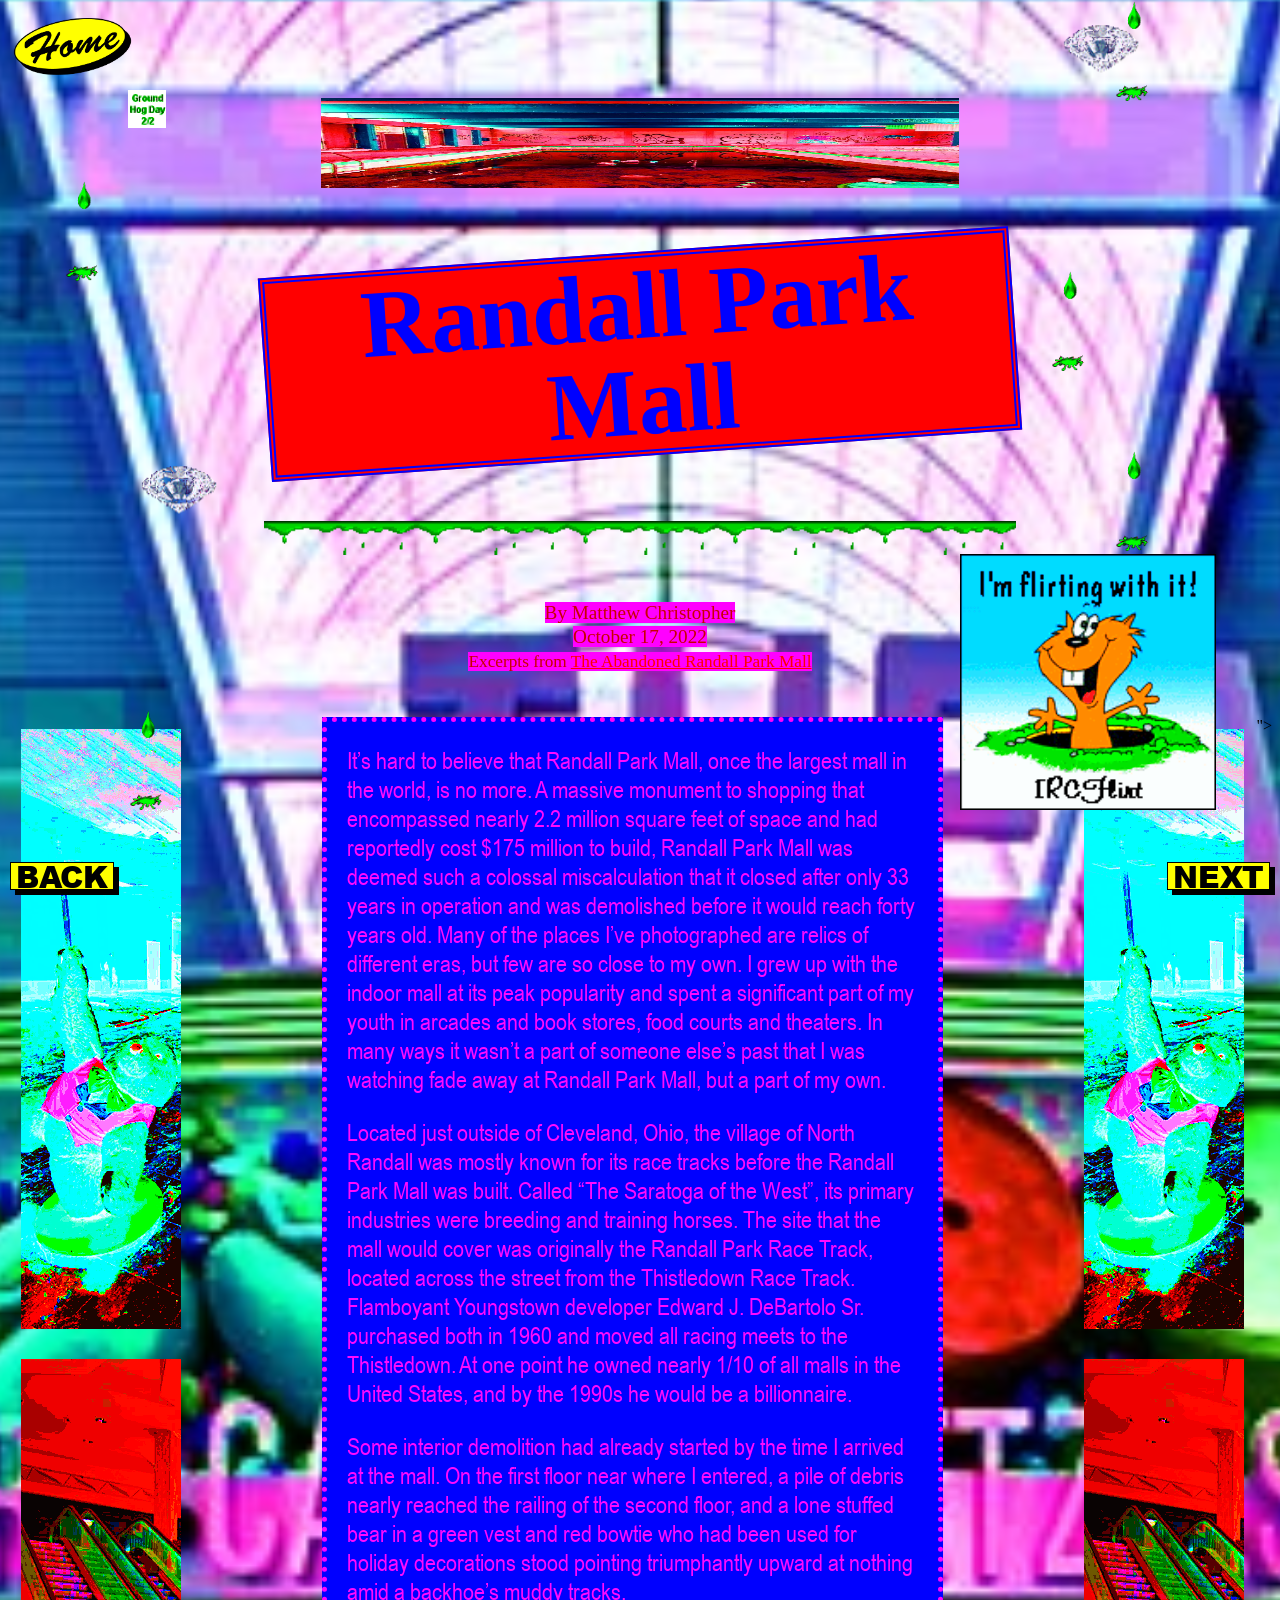
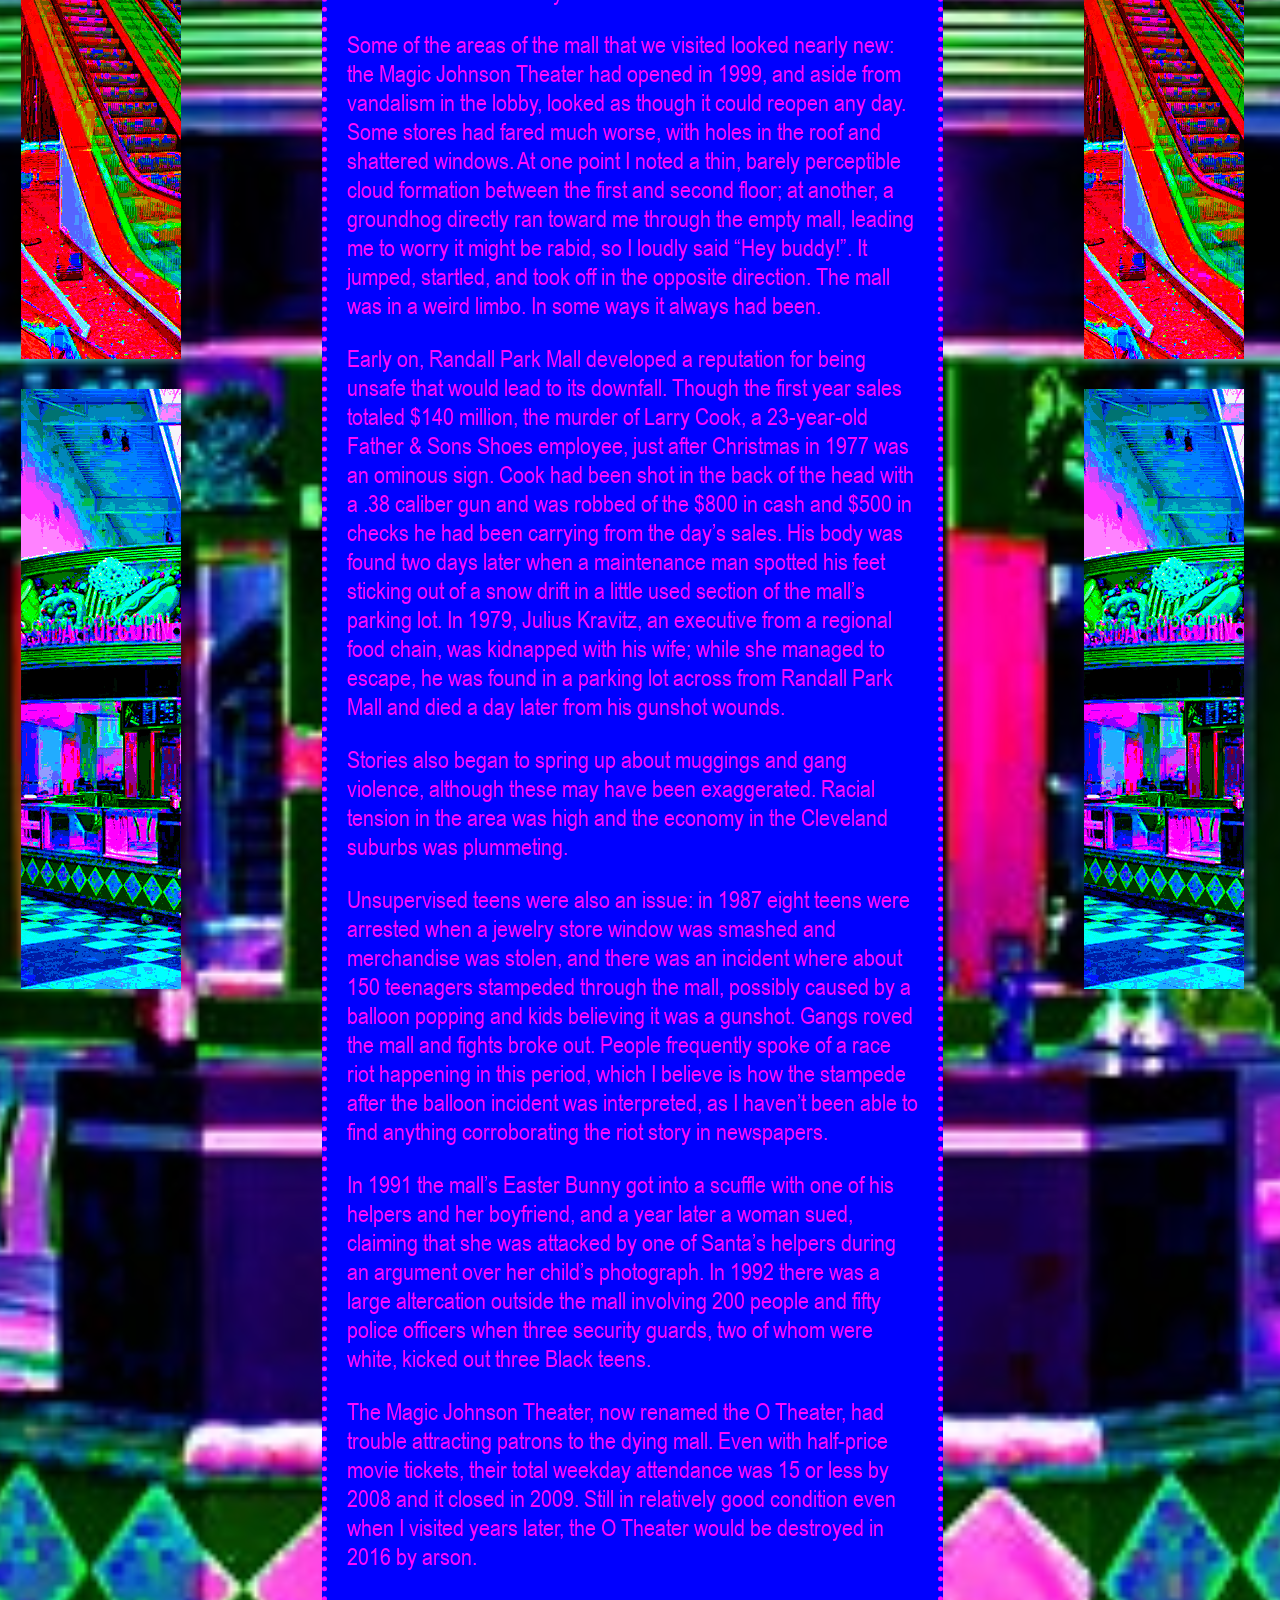
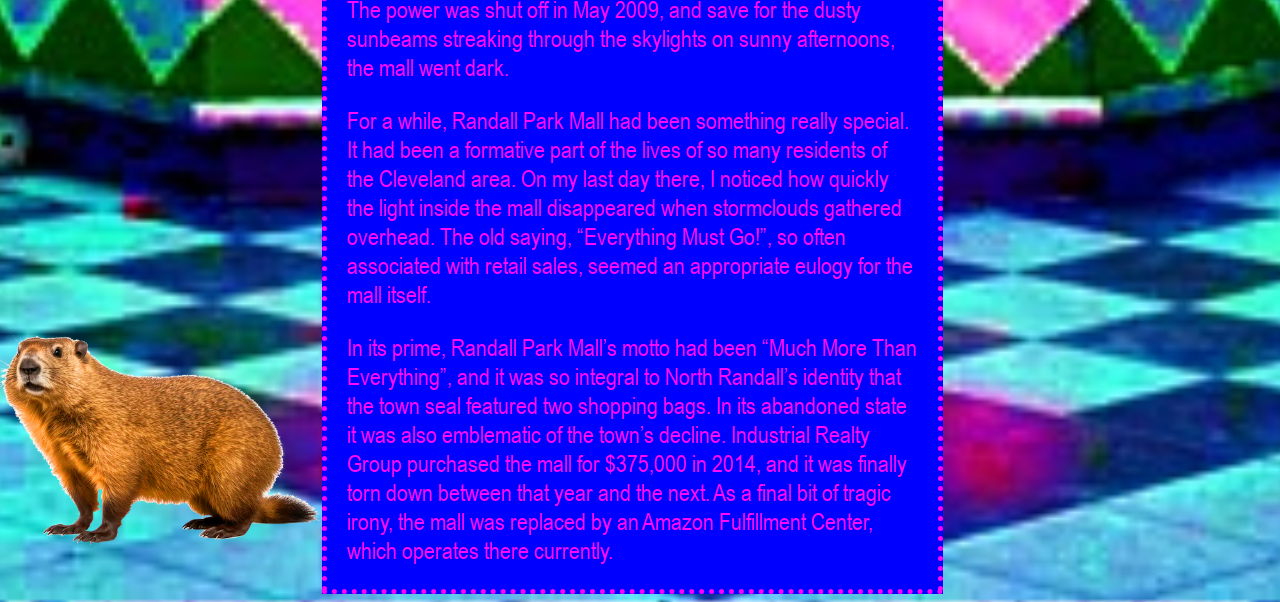
<file: randallpark/randallpark.html>
<!DOCTYPE html>
<html>
<head>
    <meta charset="UTF-8">
    <meta name="viewport" content="width=device-width, initial-scale=1.0">
    <meta http-equiv="X-UA-Compatible" content="ie=edge">
  <title>Randall Park Mall</title>
    <link rel="stylesheet" href="MallPage.css">
    <link rel="icon" type="image/png" href="../favicon.png"/>
    <style>
      body{
        background-image:url('images/RandallMovie.jpeg');
        background-size: cover;
        background-position: center;
      }

    </style>

<!-- POPUPS-->
  <script>
    /*window.open("easterbunny.html", "_blank", "location=no, width=400px, height=300px, top=300px,scrollbars=no")
    window.open("https://www.facebook.com/profile.php?id=100072410900430","_blank", "location=no, width=300px, height=400px, top=100px,left=1200px, scrollbars=no")*/
  </script>

</head>
<body> 

 <!--NAVIGATION-->
    <div>
      <a href="../index.html"> <img src="../Home.png" class="homebutton"> </a>
    </div>

    <div class="backbutton">
      <a href="../sunsetplace/sunsetplace.html"
            style="
            text-decoration: none;
            color:inherit;
            font-size:30px;
            letter-spacing: -.01em;
            font-family: 'Arial Black'
            ">      
      Back
      </a>
    </div>

    <div class="nextbutton">
      <a href="../hawleylane/hawleylane.html"
            style="
            text-decoration: none;
            color:inherit;
            font-size:30px;
            letter-spacing: -.01em;
            font-family: 'Arial Black'
            ">
      Next
      </a>
    </div>

    
<!-- BANNER AD -->
<div class="bannerad">
<img src="images/RandallPool.jpeg" class="bannerad">
</div>



<!-- HEADER -->
<h1>Randall Park Mall</h1>

<div style="margin-left:20vw; margin-right:20vw;margin-top;">
<img src="gifs/bloodbar.gif" style="
    display: flex;
    width: 100%;
    align-items: center;
    filter:hue-rotate(90deg)saturate(500%);">
</div>


<!-- CREDITS -->
<div class="credits" style="margin-top:5vh">
    <span id="author"> By Matthew Christopher</span>
    <br>
    <span id="date">October 17, 2022</span>
    <br>
    <span id="source">Excerpts from <a href = "https://www.abandonedamerica.us/randall-park-mall#:~:text=Mar%202023%C2%B7Abandoned%20America&text=It%27s%20hard%20to%20believe%20that,the%20world%2C%20is%20no%20more./" target="_blank"> The Abandoned Randall Park Mall </a> </span>
</div>

<!-- BACKGROUND IMAGES -->

<!-- BLOOD DRIPS -->
<img src="gifs/blooddrip.gif" style="width:3%; height:auto; position:fixed; top:0%;right:10vw;
  filter:hue-rotate(90deg)saturate(1000%); 
  z-index:1" class ="gif">
<img src="gifs/blooddrip.gif" style="width:3%; height:auto; position:fixed; top:30%;right:15vw;
  filter:hue-rotate(90deg)saturate(1000%); 
  z-index:1" class ="gif">
<img src="gifs/blooddrip.gif" style="width:3%; height:auto; position: fixed; top:20%;left: 5vw;
  filter:hue-rotate(90deg)saturate(1000%); 
  z-index:1" class ="gif">
<img src="gifs/blooddrip.gif" style=" width:3%; height:auto; position: fixed; top: 50%; right:10vw;
  filter:hue-rotate(90deg)saturate(1000%);
  z-index:1;" class ="gif">
<img src="gifs/blooddrip.gif" style=" width:3%; height:auto; position: fixed; bottom: 10%; left:10vw;
  filter:hue-rotate(90deg)saturate(1000%);
  z-index:1;" class ="gif">
 <!-- DIAMONDS -->
<img src="gifs/blingdiamond.gif" style="width:8%; height:auto; position:fixed; top:1%;right:10vw;z-index:1" class ="gif">
<img src="gifs/blingdiamond.gif" style="width:8%; height:auto; position: fixed; top:50vh;left: 10vw;z-index:1" class ="gif">

 <!-- GROUNDHOGS -->
<img src="gifs/groundhog.gif" style="width:3vw; height:auto; position:fixed; top:10%;left:10%;z-index:1;filter:saturate(500%)" class ="gif">
<img src="gifs/groundhogday.gif" style="width:20vw; height:auto; position:fixed; bottom:10vh;right:5%;z-index:1;filter:saturate(200%);" class ="gif">

<!-- BODY -->
<div class= "bodycontainer">
<div class="skyscraperads">
    <div class="skyscraperad"> <img src="ads/Bear.gif"> </div>
    <div class="skyscraperad"> <img src="ads/Escalator.gif"> </div>
    <div class="skyscraperad"> <img src="ads/Movie.gif"> </div>

    
</div>

<div class="bodytext">
    <p>
    It’s hard to believe that Randall Park Mall, once the largest mall in the world, is no more. A massive monument to shopping that encompassed nearly 2.2 million square feet of space and had reportedly cost $175 million to build, Randall Park Mall was deemed such a colossal miscalculation that it closed after only 33 years in operation and was demolished before it would reach forty years old. Many of the places I’ve photographed are relics of different eras, but few are so close to my own. I grew up with the indoor mall at its peak popularity and spent a significant part of my youth in arcades and book stores, food courts and theaters. In many ways it wasn’t a part of someone else’s past that I was watching fade away at Randall Park Mall, but a part of my own.
  </p><p>
    Located just outside of Cleveland, Ohio, the village of North Randall was mostly known for its race tracks before the Randall Park Mall was built. Called “The Saratoga of the West”, its primary industries were breeding and training horses. The site that the mall would cover was originally the Randall Park Race Track, located across the street from the Thistledown Race Track. Flamboyant Youngstown developer Edward J. DeBartolo Sr. purchased both in 1960 and moved all racing meets to the Thistledown. At one point he owned nearly 1/10 of all malls in the United States, and by the 1990s he would be a billionnaire.
  </p><p>
    Some interior demolition had already started by the time I arrived at the mall. On the first floor near where I entered, a pile of debris nearly reached the railing of the second floor, and a lone stuffed bear in a green vest and red bowtie who had been used for holiday decorations stood pointing triumphantly upward at nothing amid a backhoe’s muddy tracks.
  </p><p>
    Some of the areas of the mall that we visited looked nearly new: the Magic Johnson Theater had opened in 1999, and aside from vandalism in the lobby, looked as though it could reopen any day. Some stores had fared much worse, with holes in the roof and shattered windows. At one point I noted a thin, barely perceptible cloud formation between the first and second floor; at another, a groundhog directly ran toward me through the empty mall, leading me to worry it might be rabid, so I loudly said “Hey buddy!”. It jumped, startled, and took off in the opposite direction. The mall was in a weird limbo. In some ways it always had been.
  </p><p>
    Early on, Randall Park Mall developed a reputation for being unsafe that would lead to its downfall. Though the first year sales totaled $140 million, the murder of Larry Cook, a 23-year-old Father & Sons Shoes employee, just after Christmas in 1977 was an ominous sign. Cook had been shot in the back of the head with a .38 caliber gun and was robbed of the $800 in cash and $500 in checks he had been carrying from the day’s sales. His body was found two days later when a maintenance man spotted his feet sticking out of a snow drift in a little used section of the mall’s parking lot. In 1979, Julius Kravitz, an executive from a regional food chain, was kidnapped with his wife; while she managed to escape, he was found in a parking lot across from Randall Park Mall and died a day later from his gunshot wounds.
  </p><p>
    Stories also began to spring up about muggings and gang violence, although these may have been exaggerated. Racial tension in the area was high and the economy in the Cleveland suburbs was plummeting.
  </p><p>
    Unsupervised teens were also an issue: in 1987 eight teens were arrested when a jewelry store window was smashed and merchandise was stolen, and there was an incident where about 150 teenagers stampeded through the mall, possibly caused by a balloon popping and kids believing it was a gunshot. Gangs roved the mall and fights broke out. People frequently spoke of a race riot happening in this period, which I believe is how the stampede after the balloon incident was interpreted, as I haven’t been able to find anything corroborating the riot story in newspapers. 
  </p><p>
    In 1991 the mall’s Easter Bunny got into a scuffle with one of his helpers and her boyfriend, and a year later a woman sued, claiming that she was attacked by one of Santa’s helpers during an argument over her child’s photograph. In 1992 there was a large altercation outside the mall involving 200 people and fifty police officers when three security guards, two of whom were white, kicked out three Black teens.
  </p><p>
    The Magic Johnson Theater, now renamed the O Theater, had trouble attracting patrons to the dying mall. Even with half-price movie tickets, their total weekday attendance was 15 or less by 2008 and it closed in 2009. Still in relatively good condition even when I visited years later, the O Theater would be destroyed in 2016 by arson.
  </p><p>
    The power was shut off in May 2009, and save for the dusty sunbeams streaking through the skylights on sunny afternoons, the mall went dark.
  </p>
  <p>
    For a while, Randall Park Mall had been something really special. It had been a formative part of the lives of so many residents of the Cleveland area. On my last day there, I noticed how quickly the light inside the mall disappeared when stormclouds gathered overhead. The old saying, “Everything Must Go!”, so often associated with retail sales, seemed an appropriate eulogy for the mall itself.
  </p>
       <!-- GROUNDHOG -->
      <img src="images/groundhog.png" style="
        display:inline;
        position:absolute;
        left:0vw;
        width:25%; 
        height:auto; 
        ">
  <p>
    In its prime, Randall Park Mall’s motto had been “Much More Than Everything”, and it was so integral to North Randall’s identity that the town seal featured two shopping bags. In its abandoned state it was also emblematic of the town’s decline. Industrial Realty Group purchased the mall for $375,000 in 2014, and it was finally torn down between that year and the next. As a final bit of tragic irony, the mall was replaced by an Amazon Fulfillment Center, which operates there currently.
  </p>

</div>
<div class="skyscraperads">
    <div class="skyscraperad"> <img src="ads/Bear.gif"> </div>
    <div class="skyscraperad"> <img src="ads/Escalator.gif"> </div>
    <div class="skyscraperad"> <img src="ads/Movie.gif"> </div>
</div>
       <!-- GROUNDHOG 
      <img src="images/groundhog.png" style="
      <img src="key.gif" style="
        display:inline;
        position:absolute;
        right:5vw;
        width:15%; 
        height:auto; -->
        ">
</div>

</div>

</body>
</file>
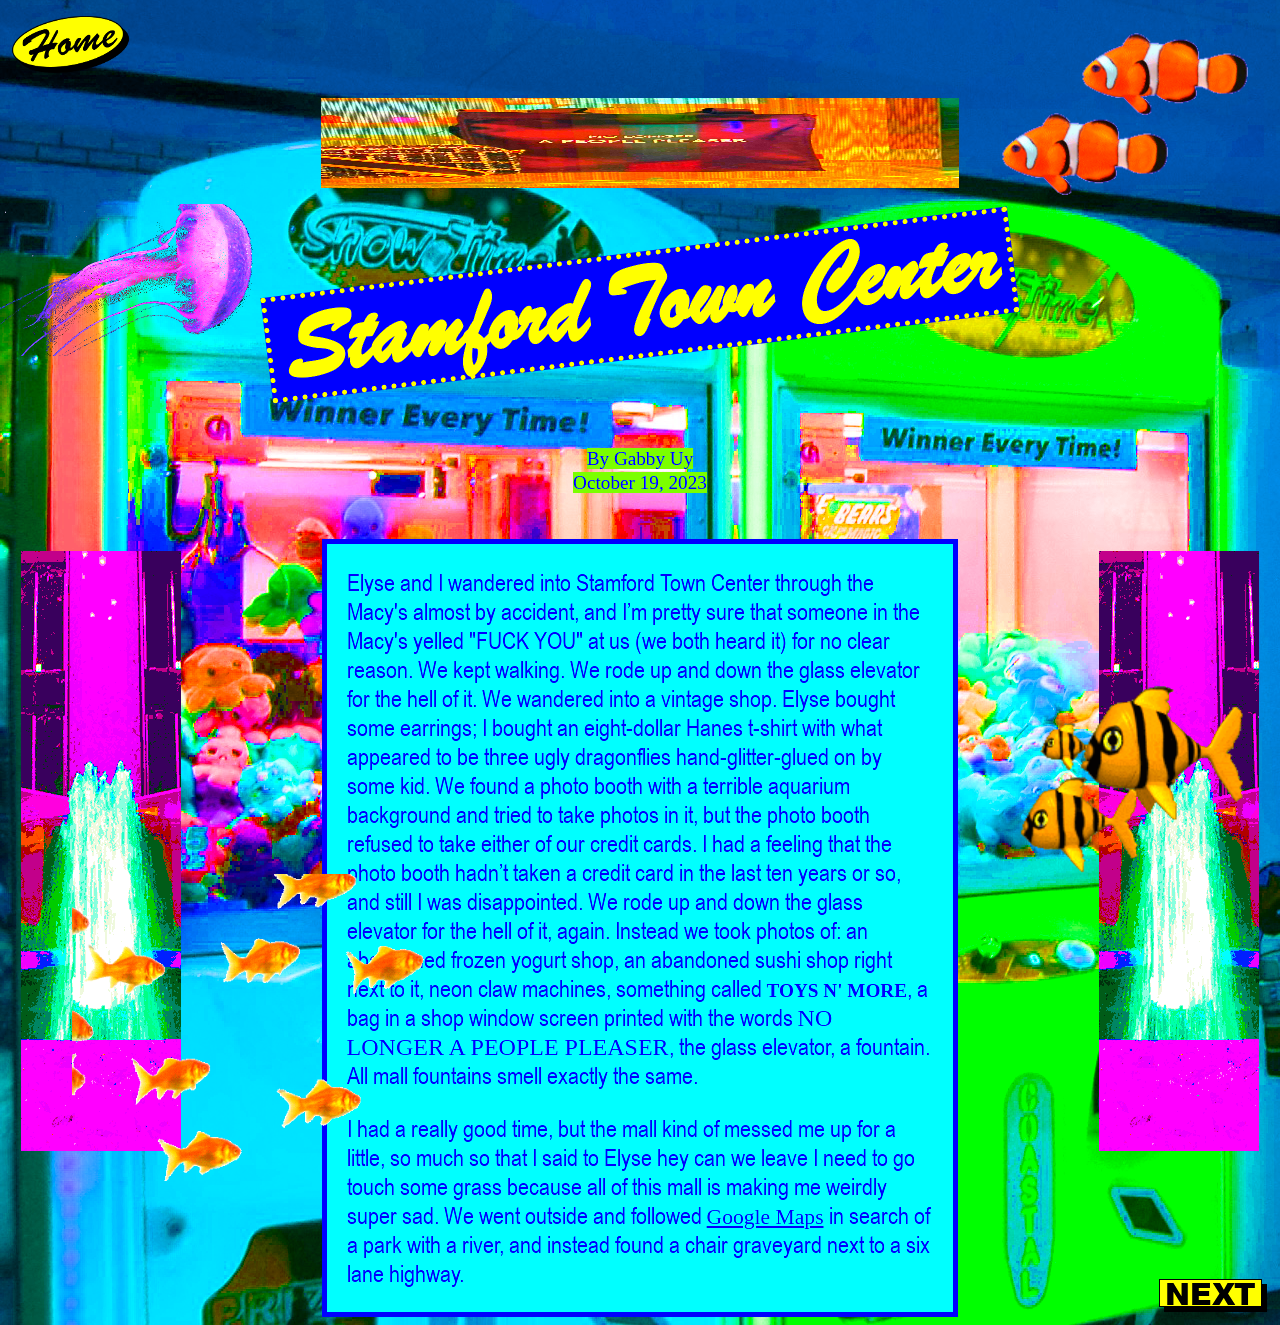
<file: stamfordtowncenter/stamfordtowncenter.html>
<!DOCTYPE html>
<html>
<head>
    <meta charset="UTF-8">
    <meta name="viewport" content="width=device-width, initial-scale=1.0">
    <meta http-equiv="X-UA-Compatible" content="ie=edge">
  <title>Stamford Town Center</title>
  <link rel="stylesheet" href="MallPage.css">
  <link rel="icon" type="image/png" href="../favicon.png"/>

  <style>
    body {
    background-image: url('ClawMachinesBlueCrop.png');
    filter: saturate(200%);
}
  </style>
  <script>
    /*open immediately
    window.open("ClawMachines.html", "_blank", "location=no, width=200px, height=300px, top=270px,left=40px,scrollbars=no")
    window.open("Fountain1.html", "_blank", "location=no, width=200px, height=270px, top=800px,left=1200px,scrollbars=no")
    window.open("ToysNMore.html", "_blank", "location=no, width=250px, height=150px, top=10px,left=200px,scrollbars=no")
    window.open("Elevator.html", "_blank", "location=no, width=250px, height=333px, top=0px,left=1200px,scrollbars=no")
    window.open("SushiFroyo.html", "_blank", "location=no, width=200px, height=150px, top=800px,left=75px,scrollbars=no")
    window.open("NoLongerAPeoplePleaser.html", "_blank", "location=no, width=200px, height=150px, top=250px,left=100px,scrollbars=no") */
  
  //open on click
function openInNewWindow(url) {
    const randomTop = Math.floor(Math.random() * window.innerHeight);
    const randomLeft = Math.floor(Math.random() * window.innerWidth);
    window.open(url, "_blank", `width=600,height=400,top=${randomTop},left=${randomLeft}`);
}

/*
function noLongerAPeoplePleaser() {
    window.open("NoLongerAPeoplePleaser.html", "_blank", "location=no,width=200,height=150,top=150,left=800,scrollbars=no");
}
function elevator(){
  window.open("Elevator.html", "_blank", "location=no, width=300px, height=400px, top=0px,left=1200px,scrollbars=no")
} 
*/
  </script>
</head>


<body> 
    <!--NAVIGATION-->
    <div style="position:fixed;z-index:10">
      <a href="../index.html"> <img src="../Home.png" class="homebutton"> </a>
    </div>

    <!--<div class="backbutton">
      Back
    </div>-->

    <div class="nextbutton">
      <a href="../centuryiii/centuryiii.html"
          style="
            text-decoration: none;
            color:inherit;
            font-size:30px;
            letter-spacing: -.01em;
            font-family: 'Arial Black'
            ">
      Next
      </a>
    </div>

<!-- FISH IMAGES -->
<img src="clownfish.gif" style="width:calc(50px + 10%); height:auto; position:fixed; top:20px;right:20px;z-index:2;" class="gif">
<img src="clownfish.gif" style="width:calc(50px + 10%); height:auto; position:fixed; top:100px;right:100px;z-index:2;" class="gif">
<img src="jellyfish.gif" style="width:calc(80px + 15%); height:auto; position: fixed; top:15%;left: -1.5vw;z-index:2;" class="gif">
<img src="yellow_fish.gif" style=" width:20%; height:auto; position: fixed; top: 50%; right:1vw" class="gif">
<img src="goldfish.gif" style="width:calc(100px + 25%); height:auto; position: fixed; bottom:10%;left:5vw" class="gif">


<!-- BANNER AD-->
<div class="bannerad">
<img src="NoLongerAPeoplePleaser.jpeg" class="bannerad">
</div>


<!-- HEADER-->
<h1>Stamford Town Center</h1>

<!-- CREDITS-->
<div class = "credits">
<br>
<span id ="author"> By Gabby Uy </span>
<br>
<span id ="date"> October 19, 2023 </span>
</div>

<!-- BODYCONTAINER -->
<div class="bodycontainer">
<div class="skyscraperads">
    <div class="skyscraperad"> <img src="ads/Fountain.gif"> </div>
</div>

<div class="bodytext">
  <p>
  Elyse and I wandered into Stamford Town Center through the Macy's almost by accident, and I’m pretty sure that someone in the Macy's yelled "FUCK YOU" at us (we both heard it) for no clear reason. We kept walking. We rode up and down the glass elevator for the hell of it. We wandered into a vintage shop. Elyse bought some earrings; I bought an eight-dollar Hanes t-shirt with what appeared to be three ugly dragonflies hand-glitter-glued on by some kid. We found a photo booth with a terrible aquarium background and tried to take photos in it, but the photo booth refused to take either of our credit cards. I had a feeling that the photo booth hadn’t taken a credit card in the last ten years or so, and still I was disappointed. We rode up and down the glass elevator for the hell of it, again. Instead we took photos of: an abandoned frozen yogurt shop, an abandoned sushi shop right next to it, neon claw machines, something called <span style="font-family:'comic sans ms';font-weight: bold;font-size:.8em">TOYS N' MORE</span>, a bag in a shop window screen printed with the words <span style="font-family:'Impact'">NO LONGER A PEOPLE PLEASER</span>, the glass elevator, a fountain. All mall fountains smell exactly the same. 
  </p><p>
  I had a really good time, but the mall kind of messed me up for a little, so much so that I said to Elyse hey can we leave I need to go touch some grass because all of this mall is making me weirdly super sad. We went outside and followed <a style="font-family:'Apple Chancery'" href="javascript:void(0);" onclick="openInNewWindow('https://www.google.com/maps/dir/Stamford+Town+Center,+100+Greyrock+Pl,+Stamford,+CT+06901/Mill+River+Park,+Washington+Boulevard,+Stamford,+CT/@41.0531377,-73.5467729,16z/data=!3m2!4b1!5s0x89c2a1e798d8a447:0x7edf0a3a3666459c!4m14!4m13!1m5!1m1!1s0x89c2a1e78bd0ed3f:0x503f7e376ad5a7e4!2m2!1d-73.5373315!2d41.0527336!1m5!1m1!1s0x89c2a1e4fc80b211:0x4ae213c0aeb45910!2m2!1d-73.5449083!2d41.0542713!3e2?entry=ttu');">Google Maps</a> in search of a park with a river, and instead found a chair graveyard next to a six lane highway. 
</p>
</div>
<div class="skyscraperads">
    <div class="skyscraperad"> <img src="ads/Fountain.gif"> </div>
</div>
</body>
</file>
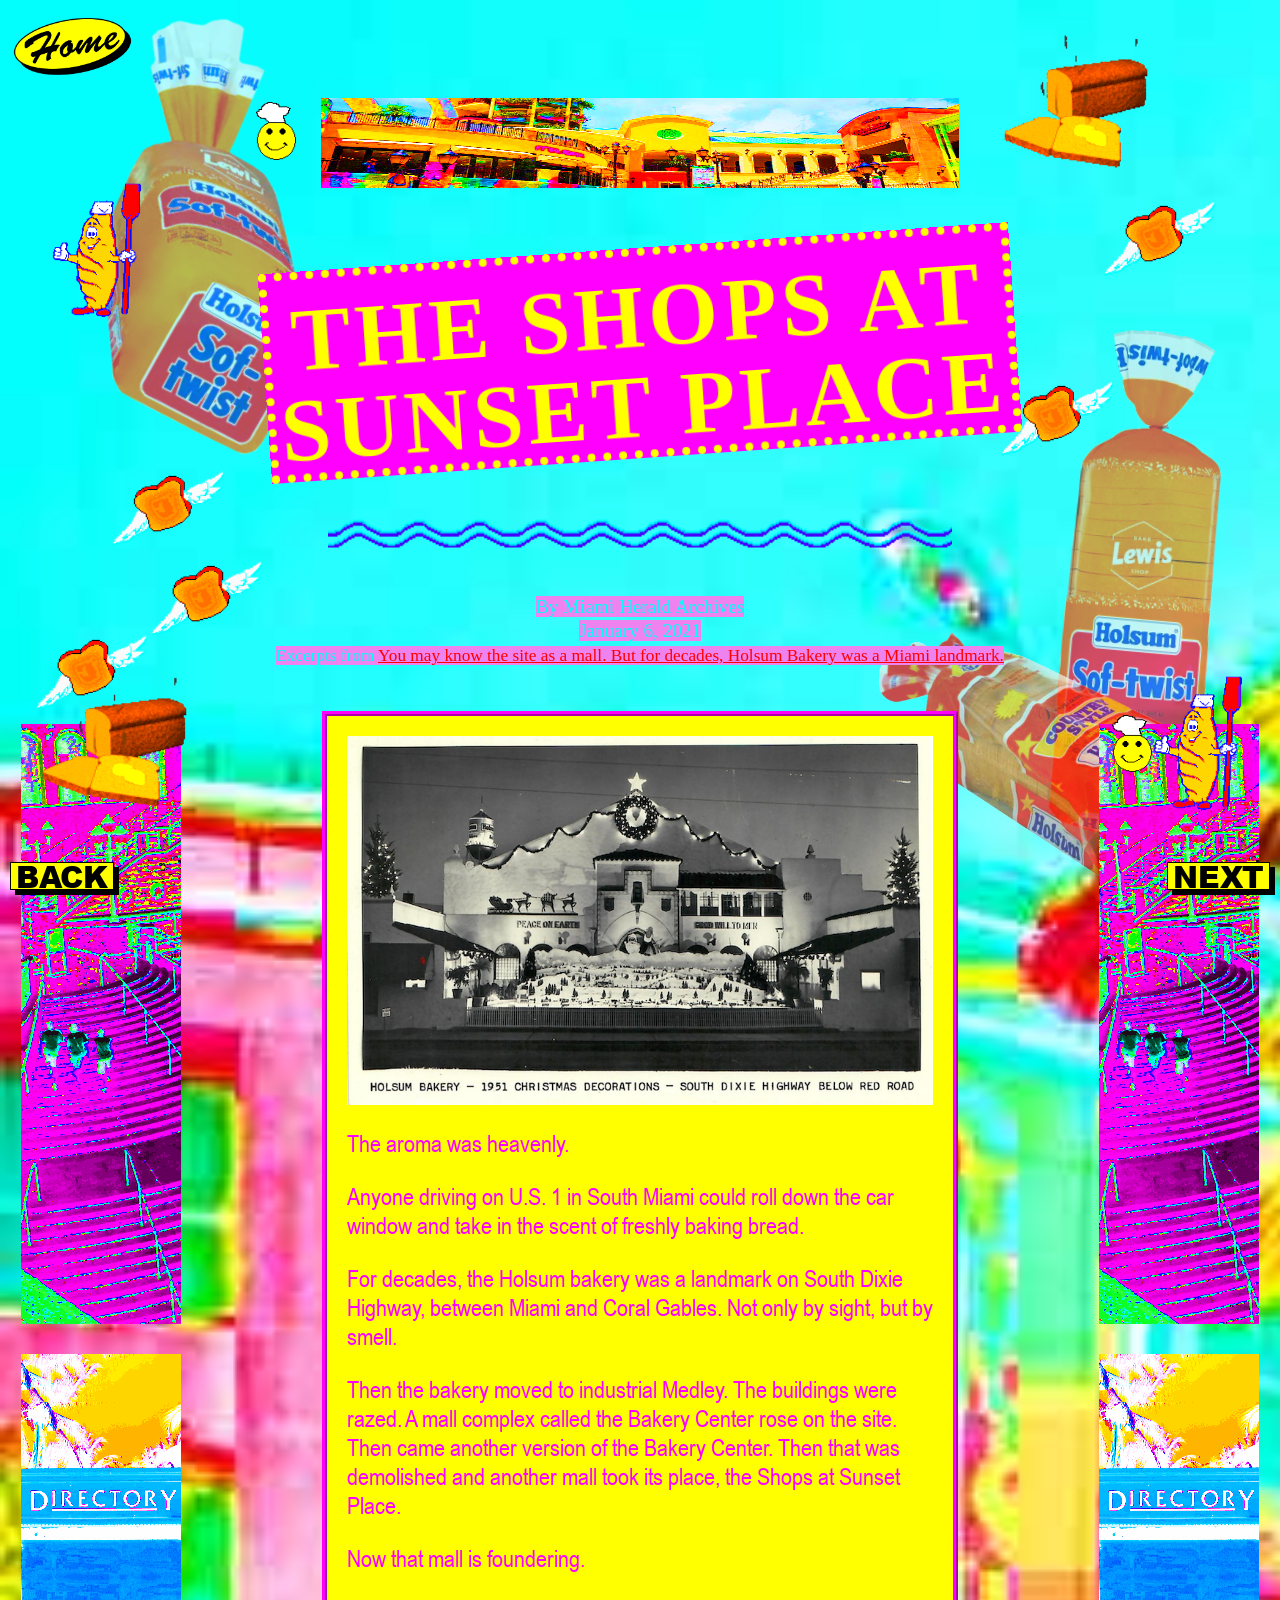
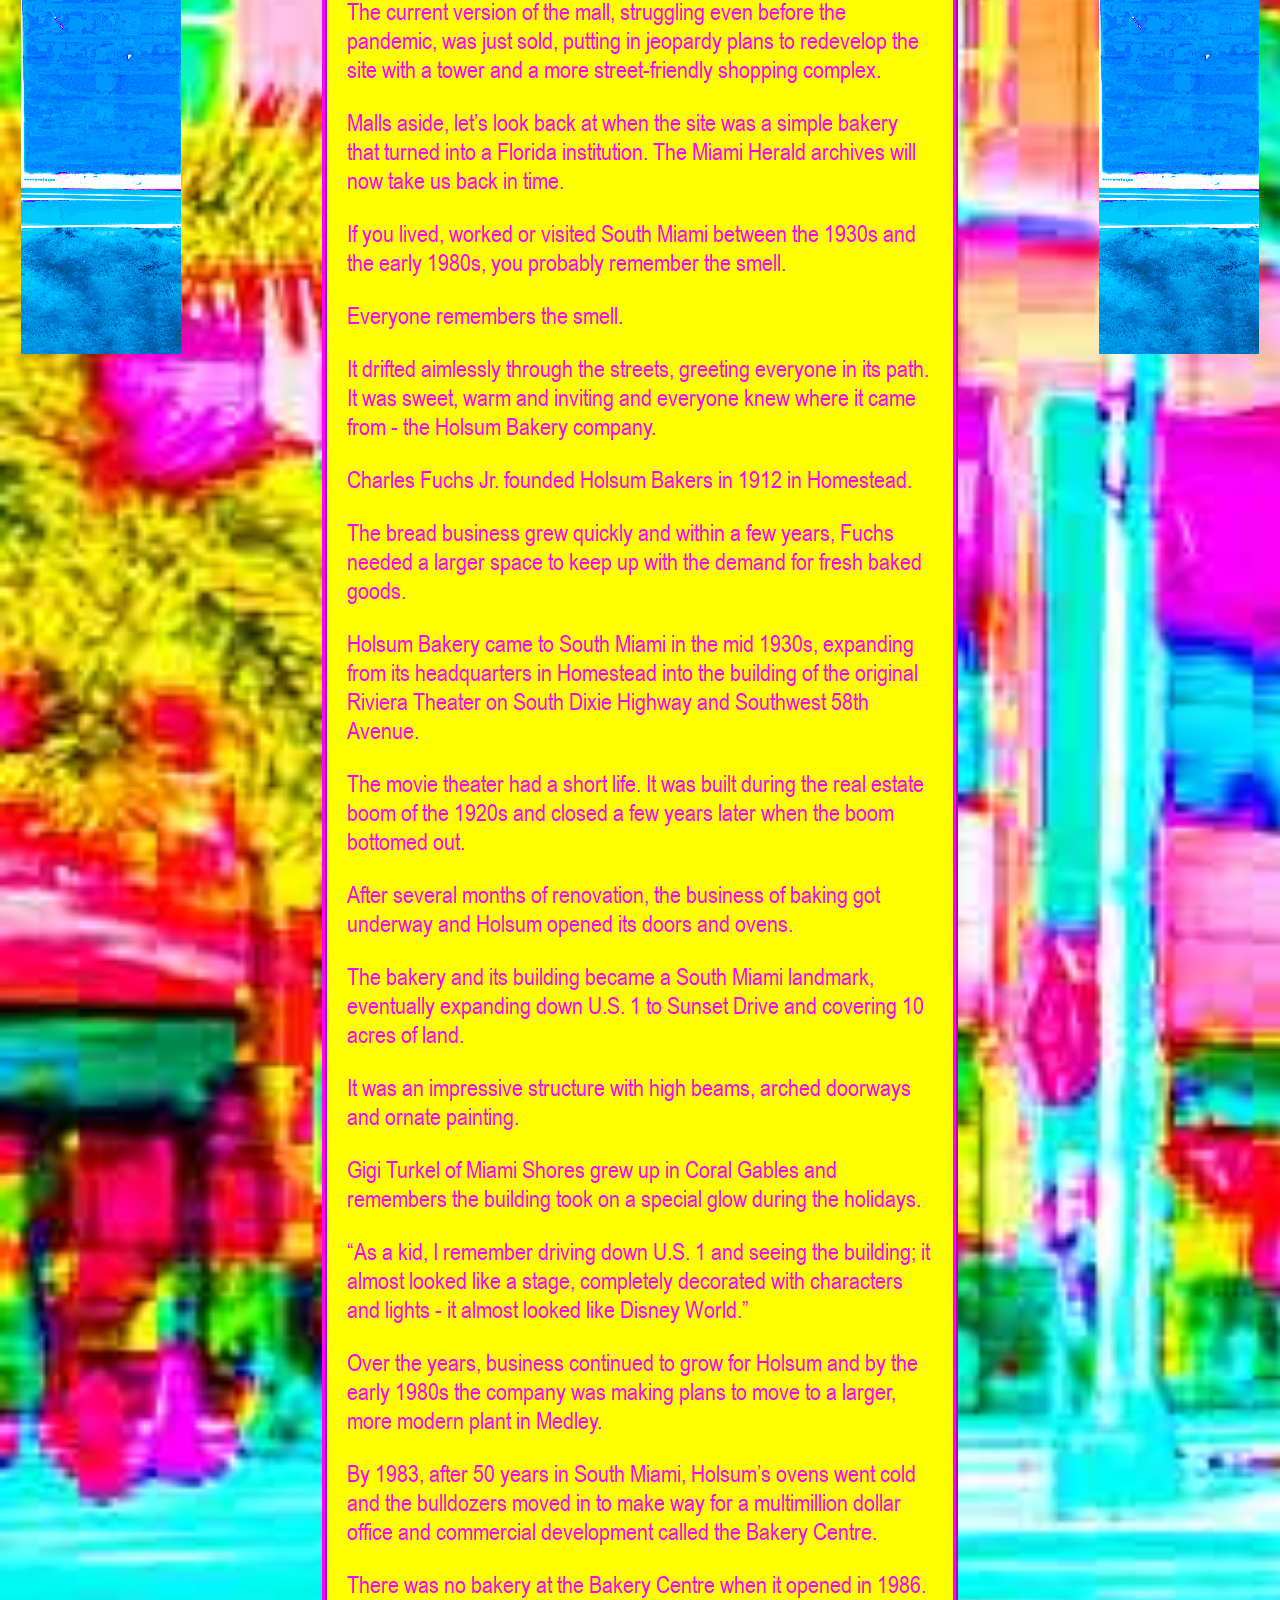
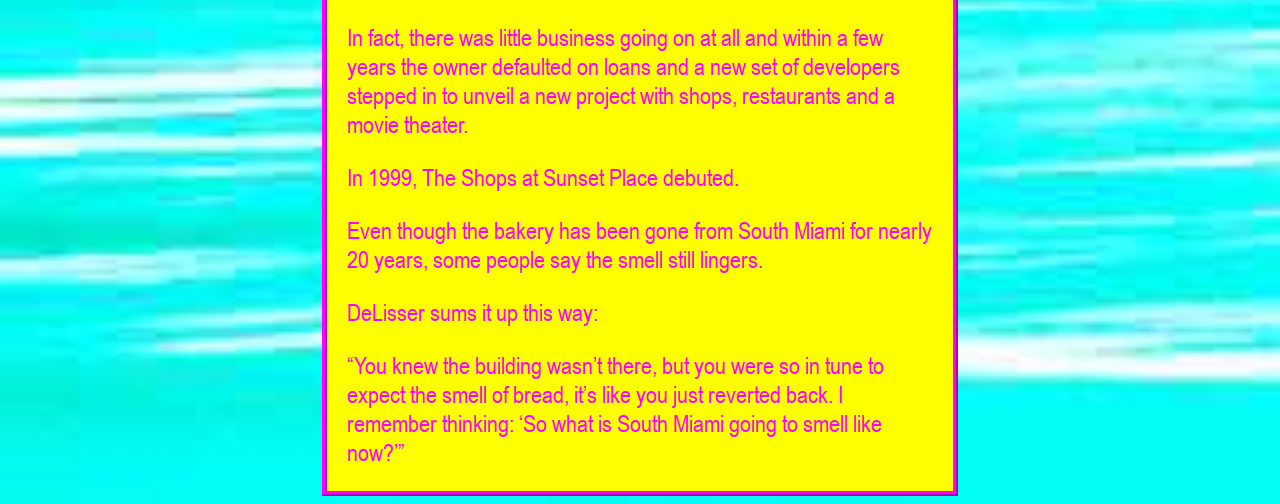
<file: sunsetplace/sunsetplace.html>
<!DOCTYPE html>
<html>
<head>
    <meta charset="UTF-8">
    <meta name="viewport" content="width=device-width, initial-scale=1.0">
    <meta http-equiv="X-UA-Compatible" content="ie=edge">
  <title>The Shops at Sunset Place</title>
    <link rel="stylesheet" href="MallPage.css">
    <link rel="icon" type="image/png" href="../favicon.png"/>
    <style>
      body{
        background-image:url('images/sunset_1.jpeg');
        background-size: cover;

      }
    </style>

</head>
<body> 

 <!--NAVIGATION-->
    <div>
      <a href="../index.html"> <img src="../Home.png" class="homebutton"> </a>
    </div>

    <div class="backbutton">
      <a href="../pier17/pier17.html"
            style="
            text-decoration: none;
            color:inherit;
            font-size:30px;
            letter-spacing: -.01em;
            font-family: 'Arial Black'
            ">      
      Back
      </a>
    </div>

    <div class="nextbutton">
      <a href="../randallpark/randallpark.html"
            style="
            text-decoration: none;
            color:inherit;
            font-size:30px;
            letter-spacing: -.01em;
            font-family: 'Arial Black'
            ">
      Next
      </a>
    </div>


<!-- BANNER AD -->
<div class="bannerad">
<img src="ads/SunsetBanner.png" class="bannerad">
</div>

<!-- HEADER -->
<h1>The Shops at Sunset Place</h1>

<div style="margin-left:25vw; margin-right:25vw;">
<img src="gifs/waves2.gif" style="
    display: flex;
    width: 100%;
    align-items: center;">
</div>


<!-- CREDITS -->
<div class="credits" style="margin-top:5vh">
    <span id="author"> By Miami Herald Archives </span>
    <br>
    <span id="date">January 6, 2021</span>
    <br>
    <span id="source">Excerpts from <a href = "https://www.miamiherald.com/news/local/community/miami-dade/south-miami/article248306140.html">  You may know the site as a mall. But for decades, Holsum Bakery was a Miami landmark. </a> </span>
</div>

<!-- BACKGROUND IMAGES -->

<!-- GIFS -->

<!-- STEAMINGLOAVES -->
<img src="gifs/steamingloaf.gif" style="width:calc(8% + 50px); height:auto; position:fixed; top:1%;right:10vw; filter:saturate(1000%);" class ="gif">
<img src="gifs/steamingloaf.gif" style="width:calc(8% + 50px); height:auto; position: fixed; bottom:10%;left:3vw; filter:saturate(1000%)" class ="gif"> 

<img src="gifs/smileybread.gif" style="width:7%; height:auto; position: fixed; top:20%;left:4vw; filter:saturate(1000%)" class ="gif"> 
<img src="gifs/smileybread.gif" style="width:7%; height:auto; position: fixed; bottom:10%;right:3vw; filter:saturate(1000%)" class ="gif"> 


 <!-- SMILEY BAKERS -->
<img src="gifs/smileybaker.gif" style="width:40px; height:auto; position:fixed; top:8vw;left:20vw;filter:saturate(200%);" class ="gif">
<img src="gifs/smileybaker.gif" style="width:40px; height:auto; position:fixed; bottom:10vw;right:10vw;filter:saturate(200%);" class ="gif"> 

 <!-- FLYING TOAST -->
<img src="gifs/flyingtoast.gif" style="width:calc(8% + 20px); height:auto; position:fixed; top:60%;left:11vw;filter:saturate(1000%)" class ="gif">
<img src="gifs/flyingtoast.gif" style="width:calc(8% + 20px); height:auto; position:fixed; top:40%;right:13vw;filter:saturate(1000%)" class ="gif">
<img src="gifs/flyingtoast.gif" style=" width:calc(8% + 20px); height:auto; position: fixed; top: 50%; left:8vw;filter:saturate(1000%)" class ="gif">
<img src="gifs/flyingtoast.gif" style="width:calc(8% + 20px); height:auto; position: fixed; top:20%;right: 5vw;filter:saturate(1000%)" class ="gif"> 
<img src="gifs/flyingtoast.gif" style="width:calc(8% + 20px); height:auto; position: fixed; bottom:20%;left: 2vw;filter:saturate(1000%)" class ="gif"> 

<!-- HOLSUM LOAVES -->
<img src="images/bread_1.png" style="width:300px; height:auto; position:fixed; top:3vw; left:5vw; z-index: -1;filter:saturate(200%);transform: rotate(30deg);;opacity: 70%;" class ="gif" class="holsumloaf">
<img src="images/bread_2.png" style="width:150px; height:auto; position:fixed; bottom:5vw; right:5vw; z-index: -1;filter:saturate(200%);opacity:70%; transform:rotate(5deg);" class ="gif" class="holsumloaf">
<img src="images/bread_3.png" style="width:350px; height:auto; position:fixed; bottom:1vw; right:5vw; z-index: -1;filter:saturate(200%);opacity: 70%;" class ="gif" class="holsumloaf">

<!-- BODY -->
<div class= "bodycontainer">
<div class="skyscraperads">
    <div class="skyscraperad"> <img src="ads/SunsetStairs.gif"> </div>
    <div class="skyscraperad"> <img src="ads/SunsetDirectory.gif"> </div>
</div> 

<div class="bodytext">

  <!---->
   <img src="images/1951.jpg" style="display:block; width: 100%; padding-top:20px; align:center;"> 

  <p>
    The aroma was heavenly.
</p><p>
    Anyone driving on U.S. 1 in South Miami could roll down the car window and take in the scent of freshly baking bread.
</p><p>
    For decades, the Holsum bakery was a landmark on South Dixie Highway, between Miami and Coral Gables. Not only by sight, but by smell.
</p><p>
    Then the bakery moved to industrial Medley. The buildings were razed. A mall complex called the Bakery Center rose on the site. Then came another version of the Bakery Center. Then that was demolished and another mall took its place, the Shops at Sunset Place.
</p><p>
    Now that mall is foundering. 
</p><p>
    The current version of the mall, struggling even before the pandemic, was just sold, putting in jeopardy plans to redevelop the site with a tower and a more street-friendly shopping complex.
</p><p>
    Malls aside, let’s look back at when the site was a simple bakery that turned into a Florida institution. The Miami Herald archives will now take us back in time.
</p><p>
    If you lived, worked or visited South Miami between the 1930s and the early 1980s, you probably remember the smell. 
</p><p>
    Everyone remembers the smell.
</p><p>
    It drifted aimlessly through the streets, greeting everyone in its path. It was sweet, warm and inviting and everyone knew where it came from - the Holsum Bakery company. 
</p><p>
    Charles Fuchs Jr. founded Holsum Bakers in 1912 in Homestead.
</p><p>
    The bread business grew quickly and within a few years, Fuchs needed a larger space to keep up with the demand for fresh baked goods.
</p><p>
    Holsum Bakery came to South Miami in the mid 1930s, expanding from its headquarters in Homestead into the building of the original Riviera Theater on South Dixie Highway and Southwest 58th Avenue.
</p><p>
    The movie theater had a short life. It was built during the real estate boom of the 1920s and closed a few years later when the boom bottomed out.
</p><p>
    After several months of renovation, the business of baking got underway and Holsum opened its doors and ovens.
</p><p>
    The bakery and its building became a South Miami landmark, eventually expanding down U.S. 1 to Sunset Drive and covering 10 acres of land.
</p><p>
    It was an impressive structure with high beams, arched doorways and ornate painting.
</p><p>
    Gigi Turkel of Miami Shores grew up in Coral Gables and remembers the building took on a special glow during the holidays.
</p><p>
    “As a kid, I remember driving down U.S. 1 and seeing the building; it almost looked like a stage, completely decorated with characters and lights - it almost looked like Disney World.”
</p><p>
    Over the years, business continued to grow for Holsum and by the early 1980s the company was making plans to move to a larger, more modern plant in Medley.
</p><p>
    By 1983, after 50 years in South Miami, Holsum’s ovens went cold and the bulldozers moved in to make way for a multimillion dollar office and commercial development called the Bakery Centre.
</p><p>
    There was no bakery at the Bakery Centre when it opened in 1986.
</p><p>
    In fact, there was little business going on at all and within a few years the owner defaulted on loans and a new set of developers stepped in to unveil a new project with shops, restaurants and a movie theater. 
</p><p>
    In 1999, The Shops at Sunset Place debuted.
</p><p>
    Even though the bakery has been gone from South Miami for nearly 20 years, some people say the smell still lingers.
</p><p>
    DeLisser sums it up this way:
</p><p>
    “You knew the building wasn’t there, but you were so in tune to expect the smell of bread, it’s like you just reverted back. I remember thinking: ‘So what is South Miami going to smell like now?’”
    </p>

</div>
<div class="skyscraperads">
    <div class="skyscraperad"> <img src="ads/SunsetStairs.gif"> </div>
    <div class="skyscraperad"> <img src="ads/SunsetDirectory.gif"> </div>
</div> 
</div>


</body>
</file>
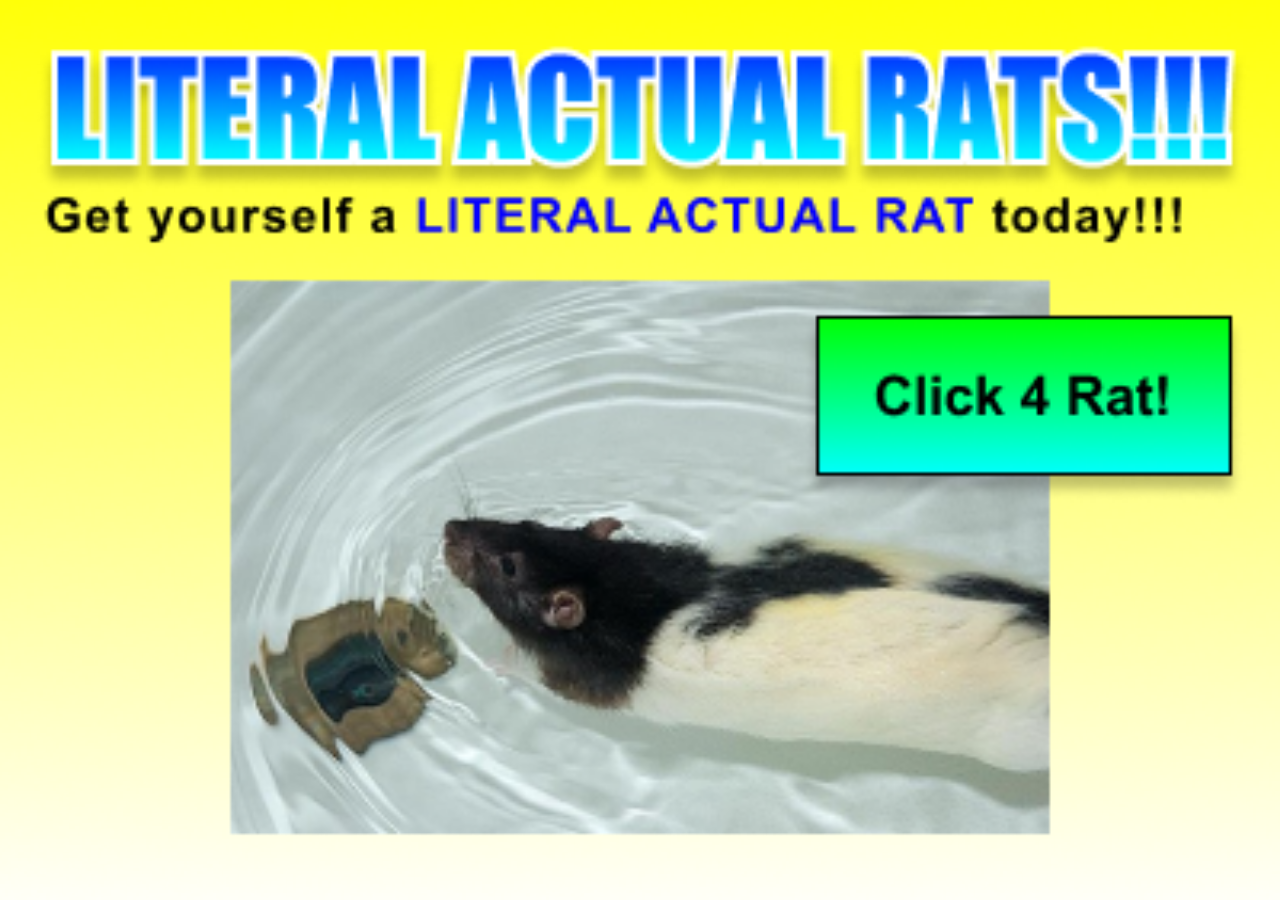
<file: westfieldannapolis/RatAd1.html>
<!DOCTYPE html>
<html>
<head>
  <title>ACTUAL RATS!!!</title>
  <style>
    img{
      width: 100%;
      height: 100%;
      position: fixed;
      top: 0;
      left: 0;
      display: block;
      margin: 0;
      object-fit: cover;
    }
  </style>

  <script>
    function closeWindow() {
      window.close(); // Close the window
    }
  </script>

</head>
<img src="Rat_Ad_1.png" alt = "A pop-up ad for Actual Rats" onmouseover="closeWindow()">

<body>
</file>
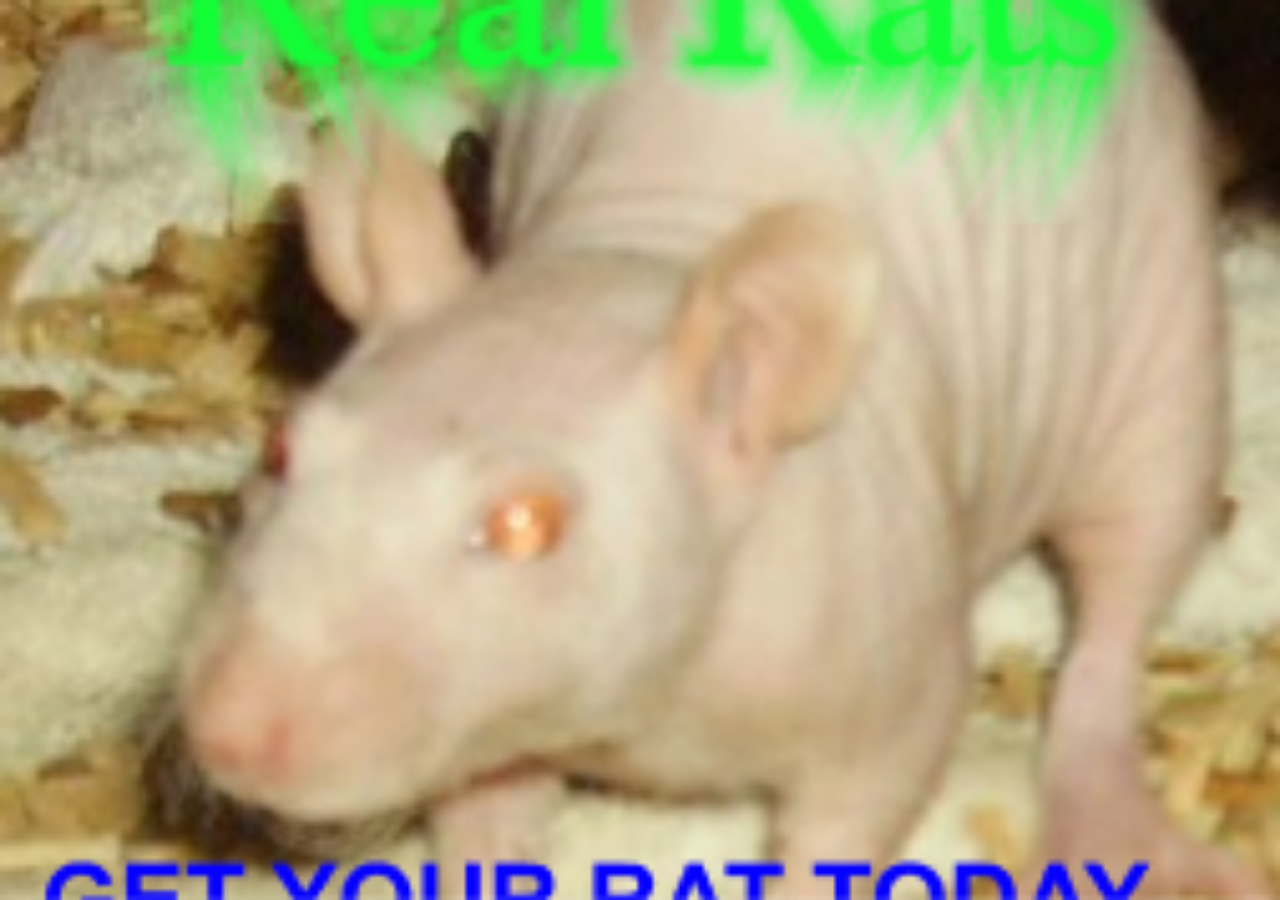
<file: westfieldannapolis/RatAd10.html>
<!DOCTYPE html>
<html>
<head>
  <title>ACTUAL RATS!!!</title>
  <style>
    img{
      width: 100%;
      height: 100%;
      position: fixed;
      top: 0;
      left: 0;
      display: block;
      margin: 0;
      object-fit: cover;
    }
  </style>

    <script>
    function closeWindow() {
      window.close(); // Close the window
    }
  </script>

</head>
<img src="Rat_Ad_10.png" alt = "A pop-up ad for Actual Rats" onmouseover="closeWindow()">


<body>
</file>
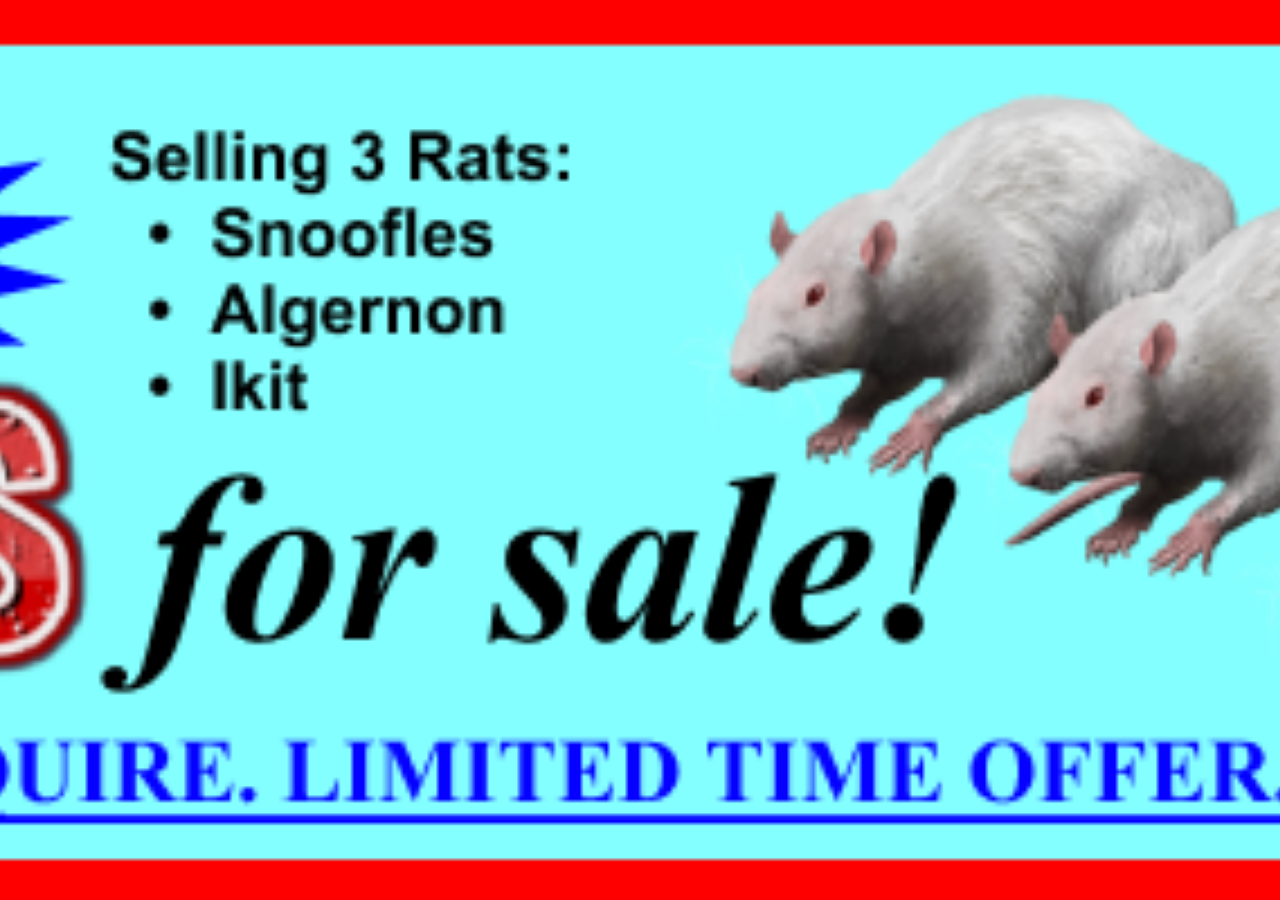
<file: westfieldannapolis/RatAd2.html>
<!DOCTYPE html>
<html>
<head>
  <title>ACTUAL RATS!!!</title>
  <style>
    img{
      width: 100%;
      height: 100%;
      position: fixed;
      top: 0;
      left: 0;
      display: block;
      margin: 0;
      object-fit: cover;
    }
  </style>

  <script>
    function closeWindow() {
      window.close(); // Close the window
    }
  </script>
</head>
<img src="Rat_Ad_2.png" alt = "A pop-up ad for Actual Rats" onmouseover="closeWindow()">

<body>
</file>
<file: phoenixmetrocenter/MallPage.css>
/* mall page.css*/
    body{

    }

    /* BLINKING */
    @keyframes blink {
    0% { opacity: 0; }
    50% { opacity: 1; }
    100% { opacity: 0; }
  }

@font-face {
  font-family: 'Arial Narrow';
  src: url('../ArialNarrow.ttf') format('truetype'), /* Modern Browsers */
  font-weight: normal; /* Adjust as necessary */
  font-style: normal;  /* Adjust as necessary */
}

@font-face {
  font-family: 'Arial Black';
  src: url('../ArialBlack.ttf') format('truetype'), /* Modern Browsers */
  font-weight: normal; /* Adjust as necessary */
  font-style: normal;  /* Adjust as necessary */
}

/* NAVIGATION */
.homebutton{
  all: initial;
  width:calc(120px);
  height:auto;
  position: fixed;
  top:10px;
  left:10px;
  z-index: 2;
  filter: saturate(500%);
  filter:drop-shadow(5px 5px);
}

.backbutton{
  width:auto;
  height:auto;
  position: fixed;
  bottom:10px;
  left:10px;
  z-index: 2;
    filter: saturate(500%);
    font-family:"Arial Black";
    text-transform: uppercase;
    letter-spacing: -.01em;
    font-size: 30px;
    line-height: 16px;
    background-color: yellow;
    padding:5px;
    filter:drop-shadow(5px 5px);
    border: 1px solid black;
}
  .nextbutton{
  width:auto;
  height:auto;
  position: fixed;
  bottom:10px;
  right:10px;
  z-index: 2;
    filter: saturate(500%);
    font-family:"Arial Black";
    text-transform: uppercase;
    letter-spacing: -.01em;
    font-size: 30px;
    line-height: 16px;
    background-color: yellow;
    padding:5px;
    filter:drop-shadow(5px 5px);
    border: 1px solid black;

}

.homebutton:hover{
  animation: blink 0.1s infinite;
}

.backbutton:hover{
  animation: blink 0.1s infinite;
}

.nextbutton:hover{
  animation: blink 0.1s infinite;
}

    /* HEADER */
     h1 {
      font-family:"Futura";
      font-size: clamp(1em, 6vw, 6em);
      font-weight:3pt;
      transform: rotate(4deg);
      display:block;
      line-height: 1em;
      letter-spacing: .05em;
      text-align: center;
      max-width:100%;
      margin-left:20vw;
      margin-right:20vw;
      text-transform: uppercase;
      color:rgb(0,255,255);
      border: .5vw dotted rgb(0,255,255);
      background-color: rgb(0,0,255);
    }

  /* BANNER ADS */
  .bannerad{
    padding:5vh;
    margin:auto;
    max-width: 728px;
    max-height: 90px;
    overflow: hidden;
    display:flex;
  }

  .bannerad img {
    width: 100%; 
    object-position: center;
    filter: saturate(500%); 
  }

 /* SKYSCRAPER ADS */
  .bodycontainer{
    display:flex;
    justify-content: space-between;
  }
  }
  .skyscraperads {
    display: flex;
    flex-direction: column;
    max-width: 10vw;
    gap: auto;
  }

  .skyscraperad {
    padding:1vw;
  }

    /* BODY TEXT STYLES */
  .bodytext{
      margin-left:10vw;
      margin-right:10vw;
      flex-grow: 2;
      font-family:"Arial Narrow";
      font-size:1.5em;
      color:rgb(0,0,255);
      background-color:rgb(0,255,255);
      padding:20px;
      padding-top:0px;
      padding-bottom:0px;
      border:4px inset blue;
  }

   ::selection{
    background-color: rgb(255,255,0);
   }

  .credits { 
      font-family:"Arial Narrow";
      font-size:1.2em;
      text-align: center;
      color:rgb(0,0,255);
      padding-bottom: 5vh;
      margin-left:20vw;
      margin-right:20vw;
      
    }

  a{
    color:red;
    
  }
  a visited{
    color:inherit;
  }
  a:hover {
      color: rgb(255,0,255);
      animation: blink 0.1s infinite;
  }
  a:active {
      color: inherit;
  }

  .mallname{
      font-family: 'Brush Script MT';
      transform: rotate(-7deg);
      display: inline-block;
      font-size:1.1em;
      position:relative;
      top:-5px;
      line-height: 1em
    }
    #author {
    font-family:"Snell Roundhand";
      font-size:1em;
      background-color: rgb(255,255,0);
    }
    #date {
      font-family:"Bradley Hand";
      font-size:1em;
      background-color: rgb(255,255,0);
    }
    #source{
      font-family: 'Comic Sans MS';
      font-size: .9em;
      background-color: rgb(255,255,0);    
    }

  /* IMAGES */
  .gif{
  }

@media screen and (max-width: 768px) {
  .body{
    flex-direction: column;
  }
  .bodycontainer {
    flex-direction: column; /* Change to a single column layout */
  }
  .skyscraperads {
  order:1;
 }
 .skyscraperad {
  order:1;
  display: none;

 }
</file>
<file: pier17/MallPage.css>
/* mall page.css*/
    body{

    }

    /* BLINKING */
    @keyframes blink {
    0% { opacity: 0; }
    50% { opacity: 1; }
    100% { opacity: 0; }
  }

@font-face {
  font-family: 'Arial Narrow';
  src: url('../ArialNarrow.ttf') format('truetype'), /* Modern Browsers */
  font-weight: normal; /* Adjust as necessary */
  font-style: normal;  /* Adjust as necessary */
}

@font-face {
  font-family: 'Arial Black';
  src: url('../ArialBlack.ttf') format('truetype'), /* Modern Browsers */
  font-weight: normal; /* Adjust as necessary */
  font-style: normal;  /* Adjust as necessary */
}

/* NAVIGATION */
.homebutton{
  all: initial;
  width:calc(120px);
  height:auto;
  position: fixed;
  top:10px;
  left:10px;
  z-index: 2;
  filter: saturate(500%);
  filter:drop-shadow(5px 5px);
}

.backbutton{
  width:auto;
  height:auto;
  position: fixed;
  bottom:10px;
  left:10px;
  z-index: 2;
    filter: saturate(500%);
    font-family:"Arial Black";
    text-transform: uppercase;
    letter-spacing: -.01em;
    font-size: 30px;
    line-height: 16px;
    background-color: yellow;
    padding:5px;
    filter:drop-shadow(5px 5px);
    border: 1px solid black;
}
  .nextbutton{
  width:auto;
  height:auto;
  position: fixed;
  bottom:10px;
  right:10px;
  z-index: 2;
    filter: saturate(500%);
    font-family:"Arial Black";
    text-transform: uppercase;
    letter-spacing: -.01em;
    font-size: 30px;
    line-height: 16px;
    background-color: yellow;
    padding:5px;
    filter:drop-shadow(5px 5px);
    border: 1px solid black;

}

.homebutton:hover{
  animation: blink 0.1s infinite;
}

.backbutton:hover{
  animation: blink 0.1s infinite;
}

.nextbutton:hover{
  animation: blink 0.1s infinite;
}
    /* HEADER */
     h1 {
      font-family:"Copperplate";
      font-weight: bold
      font-stretch: narrow;
      font-size: clamp(1em, 10vw, 7em);
      transform: rotate(-4deg);
      display:block;
      letter-spacing: .05em;
      line-height: 1em;
      text-align: center;
      max-width:100%;
      margin-left:25vw;
      margin-right:25vw;
      text-transform: uppercase;
      color:blue;
      border: .5vw double blue;
      background-color: yellow;
      padding-top: 0px;
    }

    h1:hover{
    animation: blink 0.1s infinite;
    }

  /* BANNER ADS */
  .bannerad{
    padding:5vh;
    margin:auto;
    max-width: 728px;
    max-height: 90px;
    overflow: hidden;
    display:flex;
  }

  .bannerad img {
    width: 100%; 
    object-position: center;
    filter: saturate(200%); 
  }

 /* SKYSCRAPER ADS */
  .bodycontainer{
    display:flex;
    justify-content: space-between;
  }
  }
  .skyscraperads {
    display: flex;
    flex-direction: column;
    max-width: 10vw;
    gap: auto;
  }

  .skyscraperad {
    padding:1vw;
  }

    /* BODY TEXT STYLES */
  .bodytext{
      margin-left:10vw;
      margin-right:10vw;
      flex-grow: 2;
      font-family:"Arial Narrow";
      font-size:1.5em;
      color:yellow;
      background-color:blue;
      padding:20px;
      padding-top:0px;
      padding-bottom:0px;
      border: 5px ridge yellow;
  }

  .credits { 
      font-family:"Arial Narrow";
      font-size:1.2em;
      text-align: center;
      color:aqua;
      padding-bottom: 5vh;
      margin-left:20vw;
      margin-right:20vw;
      
    }

  a{
    color:chartreuse;
    
  }
  a visited{
    color:inherit;
  }
  a:hover {
      color: rgb(0,200,255);
      animation: blink 0.1s infinite;
  }
  a:active {
      color: inherit;
  }

   ::selection{
    background-color: seagreen;
   }

  .mallname{
      font-family: 'Brush Script MT';
      transform: rotate(-7deg);
      display: inline-block;
      font-size:1.1em;
      position:relative;
      top:-5px;
      line-height: 1em
    }
    #author {
    font-family:"Snell Roundhand";
      font-size:1em;
      background-color: navy;
    }
    #date {
      font-family:"Bradley Hand";
      font-size:1em;
      background-color: navy;
    }
    #source{
      font-family: 'Comic Sans MS';
      font-size: .9em;
      background-color: navy;    
    }

  /* IMAGES */
  .gif{
  }

@media screen and (max-width: 768px) {
  .body{
    flex-direction: column;
  }
  .bodycontainer {
    flex-direction: column; /* Change to a single column layout */
  }
  .skyscraperads {
  order:1;
 }
 .skyscraperad {
  order:1;
  display: none;

 }
</file>
<file: randallpark/MallPage.css>
/* mall page.css*/
    body{

    }

    /* BLINKING */
    @keyframes blink {
    0% { opacity: 0; }
    50% { opacity: 1; }
    100% { opacity: 0; }
  }

@font-face {
  font-family: 'Arial Narrow';
  src: url('../ArialNarrow.ttf') format('truetype'), /* Modern Browsers */
  font-weight: normal; /* Adjust as necessary */
  font-style: normal;  /* Adjust as necessary */
}

@font-face {
  font-family: 'Arial Black';
  src: url('../ArialBlack.ttf') format('truetype'), /* Modern Browsers */
  font-weight: normal; /* Adjust as necessary */
  font-style: normal;  /* Adjust as necessary */
}

/* NAVIGATION */
.homebutton{
  all: initial;
  width:calc(120px);
  height:auto;
  position: fixed;
  top:10px;
  left:10px;
  z-index: 2;
  filter: saturate(500%);
  filter:drop-shadow(5px 5px);
}

.backbutton{
  width:auto;
  height:auto;
  position: fixed;
  bottom:10px;
  left:10px;
  z-index: 2;
    filter: saturate(500%);
    font-family:"Arial Black";
    text-transform: uppercase;
    letter-spacing: -.01em;
    font-size: 30px;
    line-height: 16px;
    background-color: yellow;
    padding:5px;
    filter:drop-shadow(5px 5px);
    border: 1px solid black;
}
  .nextbutton{
  width:auto;
  height:auto;
  position: fixed;
  bottom:10px;
  right:10px;
  z-index: 2;
    filter: saturate(500%);
    font-family:"Arial Black";
    text-transform: uppercase;
    letter-spacing: -.01em;
    font-size: 30px;
    line-height: 16px;
    background-color: yellow;
    padding:5px;
    filter:drop-shadow(5px 5px);
    border: 1px solid black;

}

.homebutton:hover{
  animation: blink 0.1s infinite;
}

.backbutton:hover{
  animation: blink 0.1s infinite;
}

.nextbutton:hover{
  animation: blink 0.1s infinite;
}

    /* HEADER */
     h1 {
      font-family:"Snell Roundhand";
      font-size: clamp(1em, 9vw, 6em);
      font-weight:3pt;
      transform: rotate(-4deg);
      display:block;
      line-height: 1em;
      text-align: center;
      max-width:100%;
      margin-left:20vw;
      margin-right:20vw;
      color:blue;
      border: .5vw double blue;
      background-color: rgb(255,0,0);
    }
    
  /* BANNER ADS */
  .bannerad{
    padding:5vh;
    margin:auto;
    max-width: 728px;
    max-height: 90px;
    overflow: hidden;
    display:flex;
  }

  .bannerad img {
    width: 100%; 
    object-position: center;
  }

 /* SKYSCRAPER ADS */
  .bodycontainer{
    display:flex;
    justify-content: space-between;
  }
  }
  .skyscraperads {
    display: flex;
    flex-direction: column;
    max-width: 10vw;
    gap: auto;
  }

  .skyscraperad {
    padding:1vw;
    filter:saturate(200%);
  }

    /* BODY TEXT STYLES */
  .bodytext{
      margin-left:10vw;
      margin-right:10vw;
      flex-grow: 2;
      font-family:"Arial Narrow";
      font-size:1.5em;
      color:rgb(255,10,255);
      background-color:rgb(0,0,255);
      padding:20px;
      padding-top:0px;
      padding-bottom:0px;
      border:5px dotted rgb(255,0,255);
  }

   ::selection{
    background-color: rgb(0,255,255);
   }

  .credits { 
      font-family:"Arial Narrow";
      font-size:1.2em;
      text-align: center;
      color:rgb(200,0,0);
      padding-bottom: 5vh;
      margin-left:20vw;
      margin-right:20vw;
      
    }

  a{
    color:rgb(255,0,0);
    
  }
  a visited{
    color:inherit;
  }
  a:hover {
      color: rgb(255,0,0);
      animation: blink 0.1s infinite;
  }

  a:active {
      color: inherit;
  }

  .mallname{
      font-family: 'Brush Script MT';
      transform: rotate(-7deg);
      display: inline-block;
      font-size:1.1em;
      position:relative;
      top:-5px;
      line-height: 1em
    }
    #author {
    font-family:"Snell Roundhand";
      font-size:1em;
      background-color: rgb(255,0,255);
    }
    #date {
      font-family:"Bradley Hand";
      font-size:1em;
      background-color: rgb(255,0,255);
    }
    #source{
      font-family: 'Comic Sans MS';
      font-size: .9em;
      background-color: rgb(255,0,255);    
    }

  /* IMAGES */
  .gif{

  }

@media screen and (max-width: 768px) {
  .body{
    flex-direction: column;
  }
  .bodycontainer {
    flex-direction: column; /* Change to a single column layout */
  }
  .skyscraperads {
  order:1;
 }
 .skyscraperad {
  order:1;
  display: none;

 }
</file>
<file: stamfordtowncenter/MallPage.css>
/* mall page.css*/
    body{
    }

    /* BLINKING */
    @keyframes blink {
    0% { opacity: 0; }
    50% { opacity: 1; }
    100% { opacity: 0; }
  }

@font-face {
  font-family: 'Arial Narrow';
  src: url('../ArialNarrow.ttf') format('truetype'), /* Modern Browsers */
  font-weight: normal; /* Adjust as necessary */
  font-style: normal;  /* Adjust as necessary */
}

@font-face {
  font-family: 'Brush Script';
  src: url('../BrushScript.ttf') format('truetype'), /* Modern Browsers */
  font-weight: normal; /* Adjust as necessary */
}

@font-face {
  font-family: 'Arial Black';
  src: url('../ArialBlack.ttf') format('truetype'), /* Modern Browsers */
  font-weight: normal; /* Adjust as necessary */
  font-style: normal;  /* Adjust as necessary */
}

/* NAVIGATION */
.homebutton{
  position: fixed;
  all: initial;
  width:calc(120px);
  height:auto;
  top:10px;
  left:10px;
  z-index: 5;
  filter: saturate(500%);
  filter:drop-shadow(5px 5px);
}

.backbutton{
  width:auto;
  height:auto;
  position: fixed;
  bottom:10px;
  left:10px;
  z-index: 5;
    filter: saturate(500%);
    font-family:"Arial Black";
    text-transform: uppercase;
    letter-spacing: -.01em;
    font-size: 30px;
    line-height: 16px;
    background-color: yellow;
    padding:5px;
    filter:drop-shadow(5px 5px);
    border: 1px solid black;
}
  .nextbutton{
  width:auto;
  height:auto;
  position: fixed;
  bottom:10px;
  right:10px;
  z-index: 5;
    filter: saturate(500%);
    font-family:"Arial Black";
    text-transform: uppercase;
    letter-spacing: -.01em;
    font-size: 30px;
    line-height: 16px;
    background-color: yellow;
    padding:5px;
    filter:drop-shadow(5px 5px);
    border: 1px solid black;

}

.homebutton:hover{
  animation: blink 0.1s infinite;
}

.backbutton:hover{
  animation: blink 0.1s infinite;
}

.nextbutton:hover{
  animation: blink 0.1s infinite;
}

    /* HEADER */
     h1 {
      font-family:"Brush Script";
      font-size: clamp(1em, 11vw, 6em);
      font-weight:3pt;
      transform: rotate(-7deg);
      display:block;
      line-height: 1em;
      text-align: center;
      max-width:100%;
      margin-left:20vw;
      margin-right:20vw;
      color:yellow;
      border: 5px dotted yellow;
      background-color: blue;
    }
    
  /* BANNER ADS */
  .bannerad{
    padding:5vh;
    margin:auto;
    max-width: 728px;
    max-height: 90px;
    overflow: hidden;
    display:flex;
  }

  .bannerad img {
    width: 100%; 
    object-position: center;
    filter: saturate(500%);
  }

 /* SKYSCRAPER ADS */
  .bodycontainer{
    display:flex;
    justify-content: space-between;
  }
  }
  .skyscraperads {
    display: flex;
    flex-direction: column;
    max-width: 10vw;
    gap: 20px; /* Adjust the gap between ads */
  }

  .skyscraperad {
    padding:1vw;
  }

    /* BODY TEXT STYLES */
  .bodytext{
      margin-left:10vw;
      margin-right:10vw;

      flex-grow: 2;
      font-family:"Arial Narrow";
      font-size:1.5em;
      color:rgb(0,0,255);
      background-color:rgb(0,255,255);
      padding:20px;
      padding-top:0px;
      padding-bottom:0px;
      border:5px ridge rgb(0,0,255);

  }
  .credits { 
      font-family:"Arial Narrow";
      font-size:1.2em;
      text-align: center;
      color:rgb(0,0,255);
      padding-bottom: 5vh;
      margin-left:20vw;
      margin-right:20vw;
    }
  .mallname{
      font-family: 'Brush Script';
      transform: rotate(-7deg);
      display: inline-block;
      font-size:1.1em;
      position:relative;
      top:-5px;
      line-height: 1em
    }
    a{
      font-family: 'Comic Sans MS';
      font-size: .9em;
    }
    a:hover{
      color:rgb(255,0,255);
      animation: blink 0.1s infinite;
    }
    ::selection{
  background-color: rgb(255,0,255);
}

    #author {
    font-family:"Snell Roundhand";
      font-size:1em;
      background-color: greenyellow;
    }
    #date {
      font-family:"Bradley Hand";
      font-size:1em;
      background-color: greenyellow;
    }

  /* IMAGES */

  .fish{
    width:20%;
    height: auto;
  }

  .gif{
  }
/*
  .gif:hover{
    animation: blink 0.1s infinite;
  }
*/
  
@media screen and (max-width: 768px) {
  .body{
    flex-direction: column;
  }
  .bodycontainer {
    flex-direction: column; /* Change to a single column layout */
  }
  .skyscraperads {
  order:1;
 }
 .skyscraperad {
  order:1;
  display: none;

 }
</file>
<file: sunsetplace/MallPage.css>
/* mall page.css*/
    body{

    }

    /* BLINKING */
    @keyframes blink {
    0% { opacity: 0; }
    50% { opacity: 1; }
    100% { opacity: 0; }
  }

@font-face {
  font-family: 'Arial Narrow';
  src: url('../ArialNarrow.ttf') format('truetype'), /* Modern Browsers */
  font-weight: normal; /* Adjust as necessary */
  font-style: normal;  /* Adjust as necessary */
}

@font-face {
  font-family: 'Arial Black';
  src: url('../ArialBlack.ttf') format('truetype'), /* Modern Browsers */
  font-weight: normal; /* Adjust as necessary */
  font-style: normal;  /* Adjust as necessary */
}

/* NAVIGATION */
.homebutton{
  all: initial;
  width:calc(120px);
  height:auto;
  position: fixed;
  top:10px;
  left:10px;
  z-index: 2;
  filter: saturate(500%);
  filter:drop-shadow(5px 5px);
}

.backbutton{
  width:auto;
  height:auto;
  position: fixed;
  bottom:10px;
  left:10px;
  z-index: 2;
    filter: saturate(500%);
    font-family:"Arial Black";
    text-transform: uppercase;
    letter-spacing: -.01em;
    font-size: 30px;
    line-height: 16px;
    background-color: yellow;
    padding:5px;
    filter:drop-shadow(5px 5px);
    border: 1px solid black;
}
  .nextbutton{
  width:auto;
  height:auto;
  position: fixed;
  bottom:10px;
  right:10px;
  z-index: 2;
    filter: saturate(500%);
    font-family:"Arial Black";
    text-transform: uppercase;
    letter-spacing: -.01em;
    font-size: 30px;
    line-height: 16px;
    background-color: yellow;
    padding:5px;
    filter:drop-shadow(5px 5px);
    border: 1px solid black;

}

.homebutton:hover{
  animation: blink 0.1s infinite;
}

.backbutton:hover{
  animation: blink 0.1s infinite;
}

.nextbutton:hover{
  animation: blink 0.1s infinite;
}

    /* HEADER */
     h1 {
      font-family:"Marker Felt";
      font-weight: bold;
      font-stretch: narrow;
      font-size: clamp(1em, 7vw, 6em);
      transform: rotate(-4deg);
      display:block;
      letter-spacing: .05em;
      line-height: 1em;
      text-align: center;
      max-width:100%;
      margin-left:20vw;
      margin-right:20vw;
      color:yellow;
      text-transform: uppercase;
      border: calc(.5vw + 2px) dotted yellow;
      background-color: rgb(255,0,255);
      padding-top: 15px;
    }
/*
    h1:hover{
    animation: blink 0.1s infinite;
    }*/

  /* BANNER ADS */
  .bannerad{
    padding:5vh;
    margin:auto;
    max-width: 728px;
    max-height: 90px;
    overflow: hidden;
    display:flex;
  }

  .bannerad img {
    width: 100%; 
    object-position: center;
    filter: saturate(200%); 
  }

 /* SKYSCRAPER ADS */
  .bodycontainer{
    display:flex;
    justify-content: space-between;
  }
  }
  .skyscraperads {
    display: flex;
    flex-direction: column;
    max-width: 10vw;
    gap: auto;
  }

  .skyscraperad {
    padding:1vw;
  }

    /* BODY TEXT STYLES */
  .bodytext{
      margin-left:10vw;
      margin-right:10vw;
      flex-grow: 2;
      font-family:"Arial Narrow";
      font-size:1.5em;
      color:rgb(255,0,255);
      background-color:yellow;
      padding:20px;
      padding-top:0px;
      padding-bottom:0px;
      border: 5px ridge rgb(255,0,255);
  }

  .credits { 
      font-family:"Arial Narrow";
      font-size:1.2em;
      text-align: center;
      color:rgb(0,255,255);
      padding-bottom: 5vh;
      margin-left:20vw;
      margin-right:20vw;
      
    }

  a {
    color: red;
  }
  a:visited{
    color:red;
  }
  a:hover {
      color: rgb(0,0,255);
      animation: blink 0.1s infinite;
  }
  a:active {
      color: inherit;
  }

   ::selection{
    background-color: rgb(0,255,255);
   }

  .mallname{
      font-family: 'Brush Script MT';
      transform: rotate(-7deg);
      display: inline-block;
      font-size:1.1em;
      position:relative;
      top:-5px;
      line-height: 1em
    }
    #author {
    font-family:"Snell Roundhand";
      font-size:1em;
      background-color: violet;
    }
    #date {
      font-family:"Bradley Hand";
      font-size:1em;
      background-color: violet;
    }
    #source{
      font-family: 'Comic Sans MS';
      font-size: .9em;
      background-color: violet;    
    }

  /* IMAGES */
  .gif{
  }

/*
  .gif:hover{
    animation: blink 0.1s infinite;
  }
*/

/* NAVIGATION */

.homebutton{
  all: initial;
  width:calc(120px);
  height:auto;
  position: fixed;
  top:10px;
  left:10px;
  z-index: 2;
  filter: saturate(500%);
  filter:drop-shadow(5px 5px);
}

.backbutton{
  width:auto;
  height:auto;
  position: fixed;
  bottom:10px;
  left:10px;
  z-index: 2;
    filter: saturate(500%);
    font-family:"Arial Black";
    text-transform: uppercase;
    letter-spacing: -.01em;
    font-size: 30px;
    line-height: 16px;
    background-color: yellow;
    padding:5px;
    filter:drop-shadow(5px 5px);
    border: 1px solid black;
}
  .nextbutton{
  width:auto;
  height:auto;
  position: fixed;
  bottom:10px;
  right:10px;
  z-index: 2;
    filter: saturate(500%);
    font-family:"Arial Black";
    text-transform: uppercase;
    letter-spacing: -.01em;
    font-size: 30px;
    line-height: 16px;
    background-color: yellow;
    padding:5px;
    filter:drop-shadow(5px 5px);
    border: 1px solid black;

}

.homebutton:hover{
  animation: blink 0.1s infinite;
}

.backbutton:hover{
}

.nextbutton:hover{
}

.holsumloaf{

}
/* MEDIA QUERIES */
@media screen and (max-width: 768px) {
  .body{
    flex-direction: column;
  }
  .bodycontainer {
    flex-direction: column; /* Change to a single column layout */
  }
  .holsumloaf{
  width: 50vw;
}
  .skyscraperads {
  order:1;
 }
 .skyscraperad {
  order:1;
  display: none;
 }
</file>
